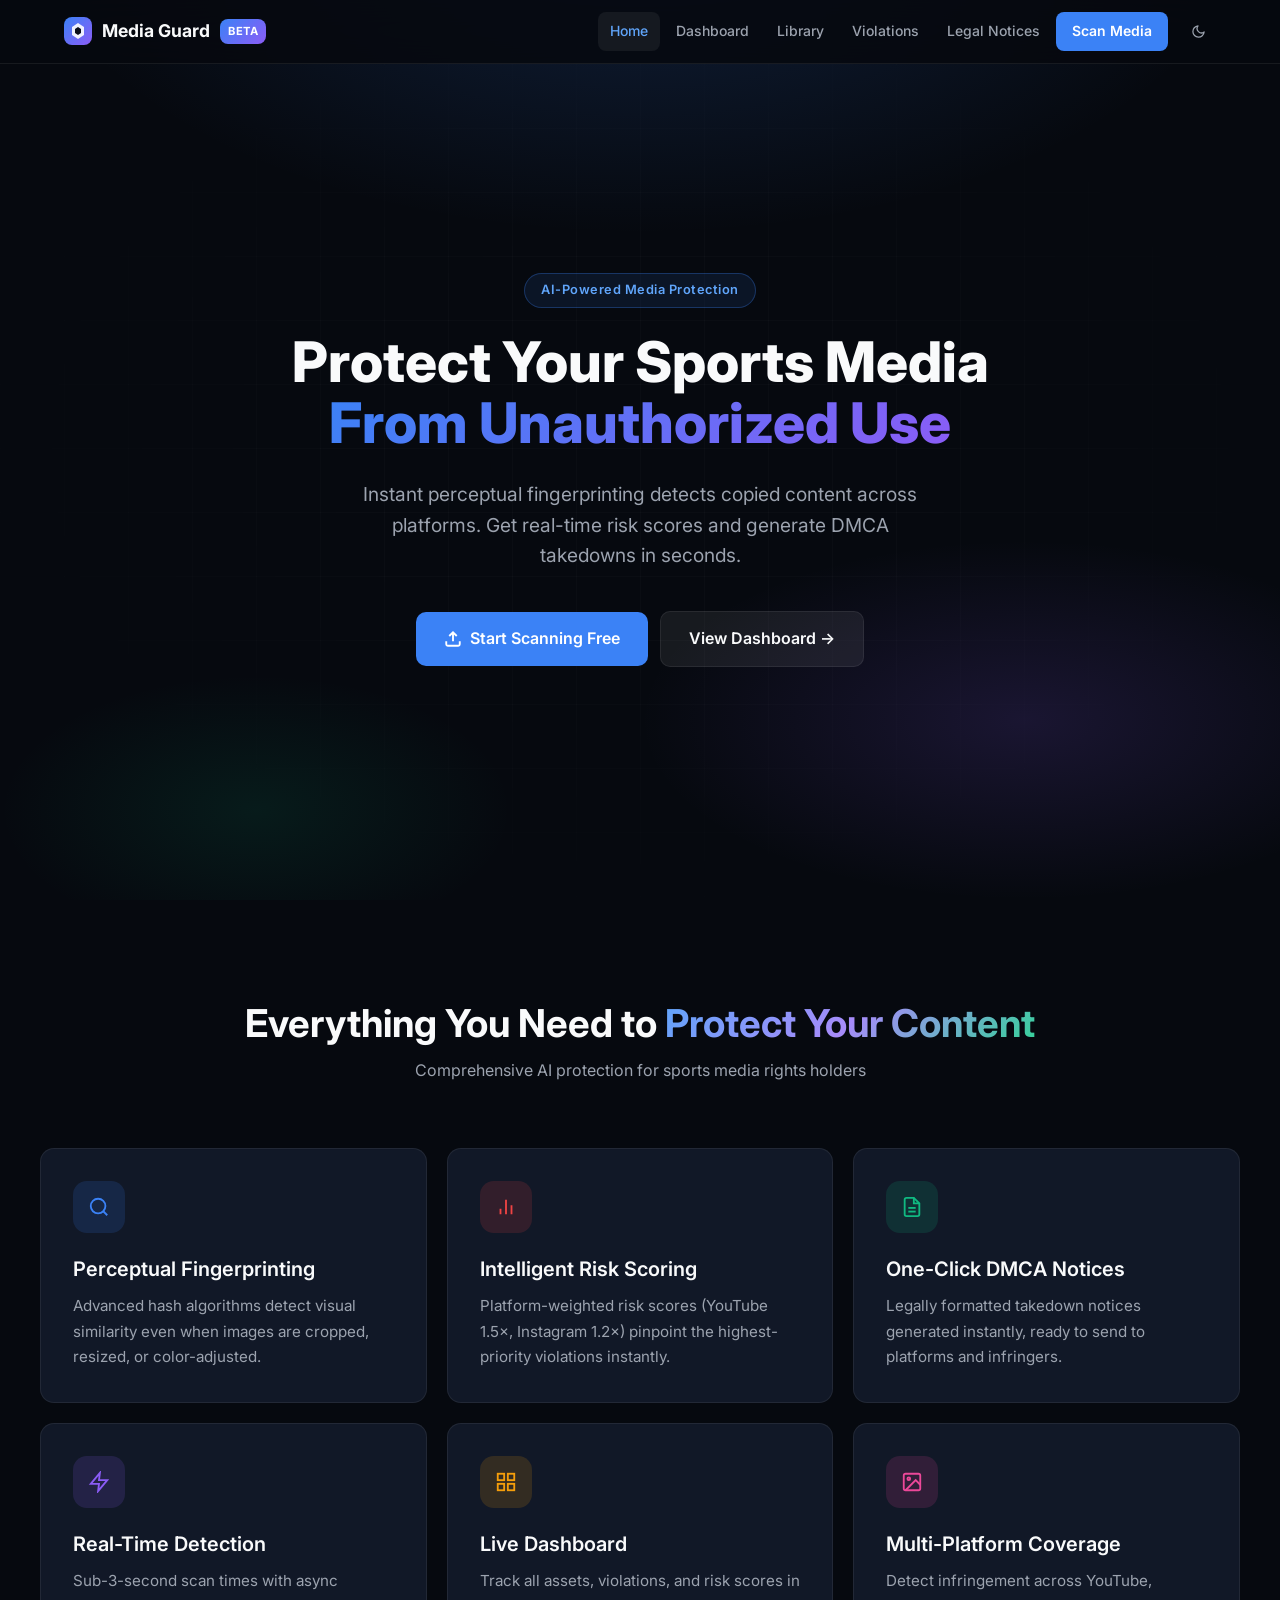
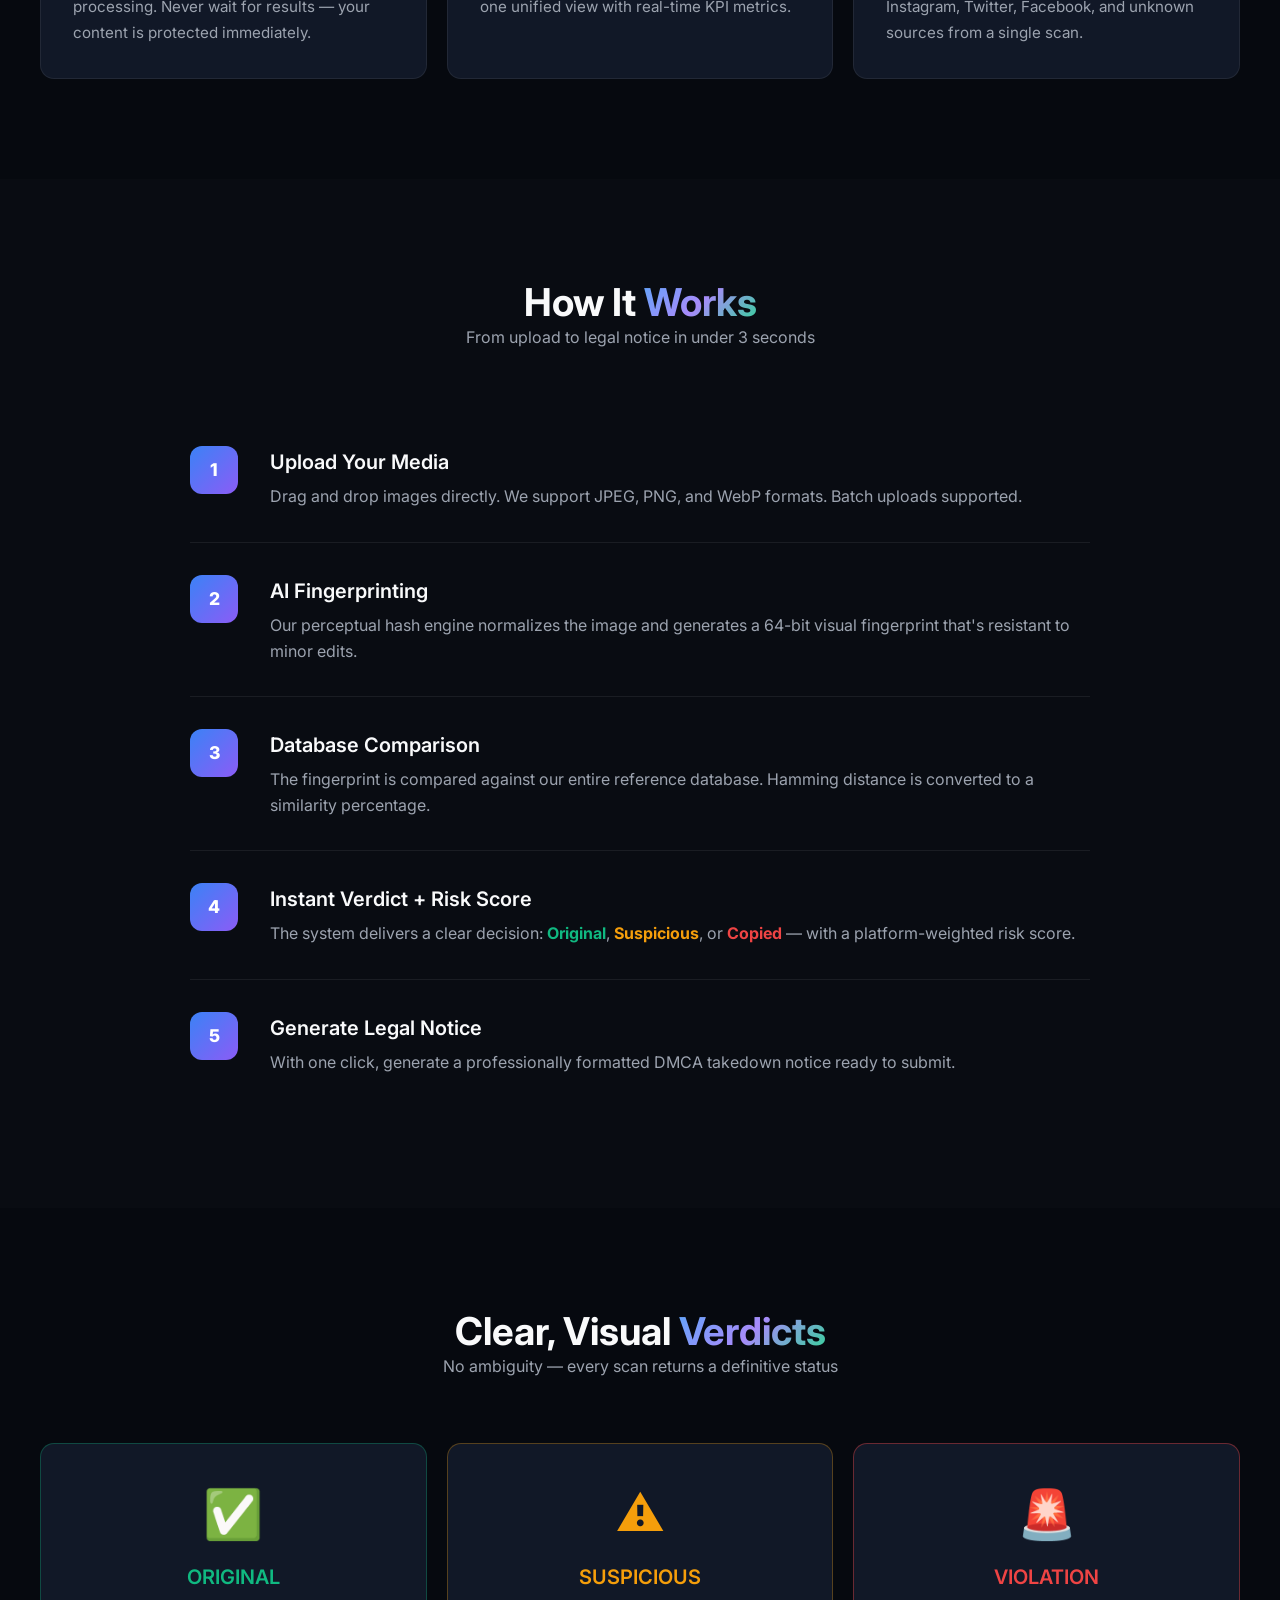
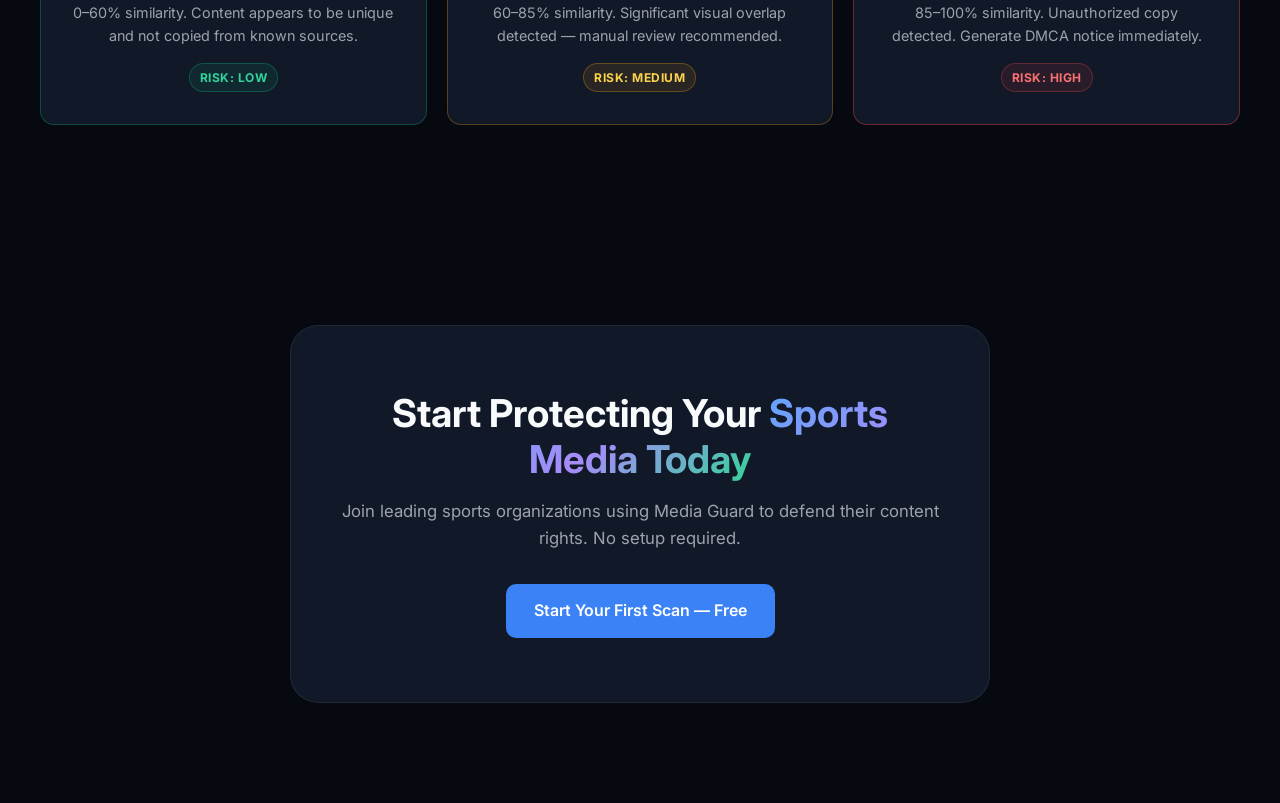
<file: frontend/index.html>
<!DOCTYPE html>
<html lang="en">
<head>
  <meta charset="UTF-8"/>
  <link rel="icon" href="favicon.svg" type="image/svg+xml"/>
  <meta name="viewport" content="width=device-width, initial-scale=1.0"/>
  <title>Media Guard — Digital Asset Protection for Sports Media</title>
  <meta name="description" content="AI-powered sports media protection platform. Detect unauthorized image and video usage, get instant risk scores, and generate legal DMCA takedown notices."/>
  <link rel="stylesheet" href="css/common.css"/>
  <link rel="stylesheet" href="css/animations.css"/>
  <style>
    /* ── Hero ────────────────────────────────────────── */
    .hero {
      min-height: 100vh;
      display: flex; align-items: center; justify-content: center;
      text-align: center;
      padding: 120px 24px 80px;
      position: relative; overflow: hidden;
    }

    .hero-bg {
      position: absolute; inset: 0;
      background:
        radial-gradient(ellipse 80% 60% at 50% -10%, rgba(59,130,246,0.2) 0%, transparent 60%),
        radial-gradient(ellipse 60% 40% at 80% 80%, rgba(139,92,246,0.15) 0%, transparent 50%),
        radial-gradient(ellipse 40% 30% at 20% 90%, rgba(16,185,129,0.1) 0%, transparent 50%);
      pointer-events: none;
    }

    /* Animated grid */
    .hero-grid {
      position: absolute; inset: 0; overflow: hidden; pointer-events: none;
      background-image:
        linear-gradient(rgba(255,255,255,0.02) 1px, transparent 1px),
        linear-gradient(90deg, rgba(255,255,255,0.02) 1px, transparent 1px);
      background-size: 64px 64px;
      mask-image: radial-gradient(ellipse at center, black 30%, transparent 80%);
    }

    .hero-content { position: relative; z-index: 1; max-width: 800px; }

    .hero-eyebrow {
      display: inline-flex; align-items: center; gap: 8px;
      background: rgba(59,130,246,0.1);
      border: 1px solid rgba(59,130,246,0.3);
      border-radius: 100px;
      padding: 6px 16px;
      font-size: 0.8rem;
      font-weight: 600;
      color: var(--blue-light);
      letter-spacing: 0.5px;
      margin-bottom: 24px;
      animation: fadeInUp 0.5s ease forwards;
    }

    .hero h1 {
      margin-bottom: 24px;
      animation: fadeInUp 0.5s 0.1s ease forwards; opacity: 0;
    }

    .hero p.lead {
      font-size: 1.2rem;
      max-width: 580px;
      margin: 0 auto 40px;
      animation: fadeInUp 0.5s 0.2s ease forwards; opacity: 0;
    }

    .hero-cta {
      display: flex; align-items: center; justify-content: center; gap: 12px;
      flex-wrap: wrap;
      animation: fadeInUp 0.5s 0.3s ease forwards; opacity: 0;
    }

    .hero-stats {
      display: flex; align-items: center; justify-content: center;
      gap: 40px; margin-top: 72px;
      animation: fadeInUp 0.5s 0.5s ease forwards; opacity: 0;
    }

    .hero-stat-item { text-align: center; }
    .hero-stat-value {
      font-size: 2rem; font-weight: 800;
      background: linear-gradient(135deg, var(--blue-light), #A78BFA);
      -webkit-background-clip: text; background-clip: text;
      -webkit-text-fill-color: transparent;
    }
    .hero-stat-label { font-size: 0.8rem; color: var(--text-muted); margin-top: 2px; }
    .hero-stat-divider { width: 1px; height: 40px; background: var(--border); }

    /* ── Features ────────────────────────────────────── */
    .features { padding: 100px 24px; }
    .features-inner { max-width: var(--max-width); margin: 0 auto; }

    .features-header { text-align: center; margin-bottom: 64px; }
    .features-header h2 { margin-bottom: 12px; }

    .features-grid {
      display: grid;
      grid-template-columns: repeat(auto-fit, minmax(300px, 1fr));
      gap: 20px;
    }

    .feature-card {
      background: var(--bg-card);
      border: 1px solid var(--border);
      border-radius: var(--radius);
      padding: 32px;
      transition: all 0.3s;
    }

    .feature-card:hover {
      border-color: var(--border-hover);
      transform: translateY(-4px);
      box-shadow: var(--shadow-lg);
    }

    .feature-icon {
      width: 52px; height: 52px;
      border-radius: 14px;
      display: flex; align-items: center; justify-content: center;
      font-size: 1.5rem;
      margin-bottom: 20px;
    }

    .feature-card h3 { margin-bottom: 8px; }
    .feature-card p { font-size: 0.95rem; line-height: 1.7; }

    /* ── How It Works ────────────────────────────────── */
    .how-it-works { padding: 100px 24px; background: rgba(255,255,255,0.01); }
    .how-inner { max-width: 900px; margin: 0 auto; }
    .how-header { text-align: center; margin-bottom: 64px; }

    .steps { display: flex; flex-direction: column; gap: 0; }

    .step {
      display: flex; gap: 32px; align-items: flex-start;
      padding: 32px 0;
      border-bottom: 1px solid var(--border);
    }
    .step:last-child { border-bottom: none; }

    .step-num {
      width: 48px; height: 48px; flex-shrink: 0;
      border-radius: 12px;
      background: linear-gradient(135deg, var(--blue), #8B5CF6);
      display: flex; align-items: center; justify-content: center;
      font-weight: 800; font-size: 1.1rem; color: white;
    }

    .step-content h3 { margin-bottom: 6px; }

    /* ── Status Demo ─────────────────────────────────── */
    .demo-section { padding: 100px 24px; }
    .demo-inner { max-width: var(--max-width); margin: 0 auto; }
    .demo-header { text-align: center; margin-bottom: 64px; }

    .demo-cards {
      display: grid;
      grid-template-columns: repeat(auto-fit, minmax(280px, 1fr));
      gap: 20px;
    }

    .demo-card {
      background: var(--bg-card);
      border: 1px solid var(--border);
      border-radius: var(--radius);
      padding: 32px;
      text-align: center;
      transition: all 0.3s;
    }

    .demo-status { font-size: 3rem; font-weight: 900; margin-bottom: 8px; }
    .demo-card p { font-size: 0.9rem; margin-top: 8px; }

    .demo-card.original { border-color: rgba(16,185,129,0.3); }
    .demo-card.suspicious { border-color: rgba(245,158,11,0.3); }
    .demo-card.copied { border-color: rgba(239,68,68,0.4); animation: pulse-red 3s infinite; }

    .demo-card.original:hover { box-shadow: 0 0 40px var(--green-glow); }
    .demo-card.suspicious:hover { box-shadow: 0 0 40px var(--yellow-glow); }
    .demo-card.copied:hover { box-shadow: 0 0 60px var(--red-glow); }

    /* ── CTA Section ─────────────────────────────────── */
    .cta-section {
      padding: 100px 24px;
      text-align: center;
    }

    .cta-inner {
      max-width: 700px; margin: 0 auto;
      background: var(--bg-card);
      border: 1px solid var(--border);
      border-radius: var(--radius-xl);
      padding: 64px 48px;
    }

    .cta-inner h2 { margin-bottom: 16px; }
    .cta-inner p { margin-bottom: 32px; font-size: 1.05rem; }


  </style>
  <script src="js/theme.js"></script>
</head>
<body>

<!-- Navigation -->
<nav class="nav">
  <div class="nav-inner">
    <a href="index.html" class="nav-logo">
      <svg viewBox="0 0 28 28" fill="none" xmlns="http://www.w3.org/2000/svg">
        <rect width="28" height="28" rx="8" fill="url(#logoGrad)"/>
        <path d="M14 6L8 10V18L14 22L20 18V10L14 6Z" fill="white" opacity="0.9"/>
        <path d="M14 10L11 12V16L14 18L17 16V12L14 10Z" fill="#0A0E1A"/>
        <defs>
          <linearGradient id="logoGrad" x1="0" y1="0" x2="28" y2="28" gradientUnits="userSpaceOnUse">
            <stop stop-color="#3B82F6"/>
            <stop offset="1" stop-color="#8B5CF6"/>
          </linearGradient>
        </defs>
      </svg>
      Media Guard
      <span class="logo-badge">BETA</span>
    </a>
    <ul class="nav-links">
      <li><a href="index.html" class="active">Home</a></li>
      <li><a href="dashboard.html">Dashboard</a></li>
      <li><a href="library.html">Library</a></li>
      <li><a href="violations.html">Violations</a></li>
      <li><a href="legal.html">Legal Notices</a></li>
      <li><a href="upload.html" class="nav-cta">Scan Media</a></li>
    </ul>
    <button class="theme-toggle" id="theme-toggle" aria-label="Toggle theme" title="Toggle theme"></button>
  </div>
</nav>

<!-- Hero Section -->
<section class="hero">
  <div class="hero-bg"></div>
  <div class="hero-grid"></div>
  <div class="hero-content">
    <span class="hero-eyebrow">AI-Powered Media Protection</span>
    <h1>
      Protect Your Sports Media<br/>
      <span class="hero-gradient">From Unauthorized Use</span>
    </h1>
    <p class="lead">
      Instant perceptual fingerprinting detects copied content across platforms.
      Get real-time risk scores and generate DMCA takedowns in seconds.
    </p>
    <div class="hero-cta">
      <a href="upload.html" class="btn btn-primary btn-lg" id="hero-cta-scan">
        <svg width="18" height="18" viewBox="0 0 24 24" fill="none" stroke="currentColor" stroke-width="2.5"><path d="M21 15v4a2 2 0 01-2 2H5a2 2 0 01-2-2v-4M17 8l-5-5-5 5M12 3v12"/></svg>
        Start Scanning Free
      </a>
      <a href="dashboard.html" class="btn btn-secondary btn-lg" id="hero-cta-dashboard">
        View Dashboard →
      </a>
    </div>

  </div>
</section>

<!-- Features -->
<section class="features">
  <div class="features-inner">
    <div class="features-header">
      <h2>Everything You Need to <span class="gradient-text">Protect Your Content</span></h2>
      <p>Comprehensive AI protection for sports media rights holders</p>
    </div>
    <div class="features-grid">
      <div class="feature-card fade-up fade-up-1" id="feature-fingerprint">
        <div class="feature-icon" style="background:rgba(59,130,246,0.15);">
          <svg width="22" height="22" viewBox="0 0 24 24" fill="none" stroke="#3B82F6" stroke-width="2"><circle cx="11" cy="11" r="8"/><path d="M21 21l-4.35-4.35"/></svg>
        </div>
        <h3>Perceptual Fingerprinting</h3>
        <p>Advanced hash algorithms detect visual similarity even when images are cropped, resized, or color-adjusted.</p>
      </div>
      <div class="feature-card fade-up fade-up-2" id="feature-risk">
        <div class="feature-icon" style="background:rgba(239,68,68,0.15);">
          <svg width="22" height="22" viewBox="0 0 24 24" fill="none" stroke="#EF4444" stroke-width="2"><path d="M18 20V10M12 20V4M6 20v-6"/></svg>
        </div>
        <h3>Intelligent Risk Scoring</h3>
        <p>Platform-weighted risk scores (YouTube 1.5×, Instagram 1.2×) pinpoint the highest-priority violations instantly.</p>
      </div>
      <div class="feature-card fade-up fade-up-3" id="feature-legal">
        <div class="feature-icon" style="background:rgba(16,185,129,0.15);">
          <svg width="22" height="22" viewBox="0 0 24 24" fill="none" stroke="#10B981" stroke-width="2"><path d="M14 2H6a2 2 0 00-2 2v16a2 2 0 002 2h12a2 2 0 002-2V8z"/><polyline points="14 2 14 8 20 8"/><line x1="16" y1="13" x2="8" y2="13"/><line x1="16" y1="17" x2="8" y2="17"/></svg>
        </div>
        <h3>One-Click DMCA Notices</h3>
        <p>Legally formatted takedown notices generated instantly, ready to send to platforms and infringers.</p>
      </div>
      <div class="feature-card fade-up fade-up-4" id="feature-realtime">
        <div class="feature-icon" style="background:rgba(139,92,246,0.15);">
          <svg width="22" height="22" viewBox="0 0 24 24" fill="none" stroke="#8B5CF6" stroke-width="2"><polygon points="13 2 3 14 12 14 11 22 21 10 12 10 13 2"/></svg>
        </div>
        <h3>Real-Time Detection</h3>
        <p>Sub-3-second scan times with async processing. Never wait for results — your content is protected immediately.</p>
      </div>
      <div class="feature-card fade-up fade-up-5" id="feature-dashboard">
        <div class="feature-icon" style="background:rgba(245,158,11,0.15);">
          <svg width="22" height="22" viewBox="0 0 24 24" fill="none" stroke="#F59E0B" stroke-width="2"><rect x="3" y="3" width="7" height="7"/><rect x="14" y="3" width="7" height="7"/><rect x="14" y="14" width="7" height="7"/><rect x="3" y="14" width="7" height="7"/></svg>
        </div>
        <h3>Live Dashboard</h3>
        <p>Track all assets, violations, and risk scores in one unified view with real-time KPI metrics.</p>
      </div>
      <div class="feature-card fade-up fade-up-6" id="feature-multi">
        <div class="feature-icon" style="background:rgba(236,72,153,0.15);">
          <svg width="22" height="22" viewBox="0 0 24 24" fill="none" stroke="#EC4899" stroke-width="2"><rect x="3" y="3" width="18" height="18" rx="2"/><circle cx="8.5" cy="8.5" r="1.5"/><polyline points="21 15 16 10 5 21"/></svg>
        </div>
        <h3>Multi-Platform Coverage</h3>
        <p>Detect infringement across YouTube, Instagram, Twitter, Facebook, and unknown sources from a single scan.</p>
      </div>
    </div>
  </div>
</section>

<!-- How It Works -->
<section class="how-it-works">
  <div class="how-inner">
    <div class="how-header">
      <h2>How It <span class="gradient-text">Works</span></h2>
      <p>From upload to legal notice in under 3 seconds</p>
    </div>
    <div class="steps">
      <div class="step">
        <div class="step-num">1</div>
        <div class="step-content">
          <h3>Upload Your Media</h3>
          <p>Drag and drop images directly. We support JPEG, PNG, and WebP formats. Batch uploads supported.</p>
        </div>
      </div>
      <div class="step">
        <div class="step-num">2</div>
        <div class="step-content">
          <h3>AI Fingerprinting</h3>
          <p>Our perceptual hash engine normalizes the image and generates a 64-bit visual fingerprint that's resistant to minor edits.</p>
        </div>
      </div>
      <div class="step">
        <div class="step-num">3</div>
        <div class="step-content">
          <h3>Database Comparison</h3>
          <p>The fingerprint is compared against our entire reference database. Hamming distance is converted to a similarity percentage.</p>
        </div>
      </div>
      <div class="step">
        <div class="step-num">4</div>
        <div class="step-content">
          <h3>Instant Verdict + Risk Score</h3>
          <p>The system delivers a clear decision: <strong style="color:var(--green)">Original</strong>, <strong style="color:var(--yellow)">Suspicious</strong>, or <strong style="color:var(--red)">Copied</strong> — with a platform-weighted risk score.</p>
        </div>
      </div>
      <div class="step">
        <div class="step-num">5</div>
        <div class="step-content">
          <h3>Generate Legal Notice</h3>
          <p>With one click, generate a professionally formatted DMCA takedown notice ready to submit.</p>
        </div>
      </div>
    </div>
  </div>
</section>

<!-- Status Demo -->
<section class="demo-section">
  <div class="demo-inner">
    <div class="demo-header">
      <h2>Clear, Visual <span class="gradient-text">Verdicts</span></h2>
      <p>No ambiguity — every scan returns a definitive status</p>
    </div>
    <div class="demo-cards">
      <div class="demo-card original" id="demo-original">
        <div class="demo-status" style="color:var(--green)">✅</div>
        <h3 style="color:var(--green)">ORIGINAL</h3>
        <p>0–60% similarity. Content appears to be unique and not copied from known sources.</p>
        <div class="mt-16">
          <span class="badge badge-original">Risk: Low</span>
        </div>
      </div>
      <div class="demo-card suspicious" id="demo-suspicious">
        <div class="demo-status" style="color:var(--yellow)">⚠️</div>
        <h3 style="color:var(--yellow)">SUSPICIOUS</h3>
        <p>60–85% similarity. Significant visual overlap detected — manual review recommended.</p>
        <div class="mt-16">
          <span class="badge badge-suspicious">Risk: Medium</span>
        </div>
      </div>
      <div class="demo-card copied" id="demo-copied">
        <div class="demo-status" style="color:var(--red)">🚨</div>
        <h3 style="color:var(--red)">VIOLATION</h3>
        <p>85–100% similarity. Unauthorized copy detected. Generate DMCA notice immediately.</p>
        <div class="mt-16">
          <span class="badge badge-copied">Risk: High</span>
        </div>
      </div>
    </div>
  </div>
</section>

<!-- CTA -->
<section class="cta-section">
  <div class="cta-inner">
    <h2>Start Protecting Your <span class="gradient-text">Sports Media Today</span></h2>
    <p>Join leading sports organizations using Media Guard to defend their content rights. No setup required.</p>
    <a href="upload.html" class="btn btn-primary btn-lg" id="cta-final">
      Start Your First Scan — Free
    </a>
  </div>
</section>



<script>
  // Intersection observer for fade-up animations
  const fadeCards = document.querySelectorAll('.feature-card');
  const obs = new IntersectionObserver((entries) => {
    entries.forEach(e => { if (e.isIntersecting) e.target.classList.add('visible'); });
  }, { threshold: 0.1 });
  fadeCards.forEach(c => obs.observe(c));
</script>
</body>
</html>
</file>
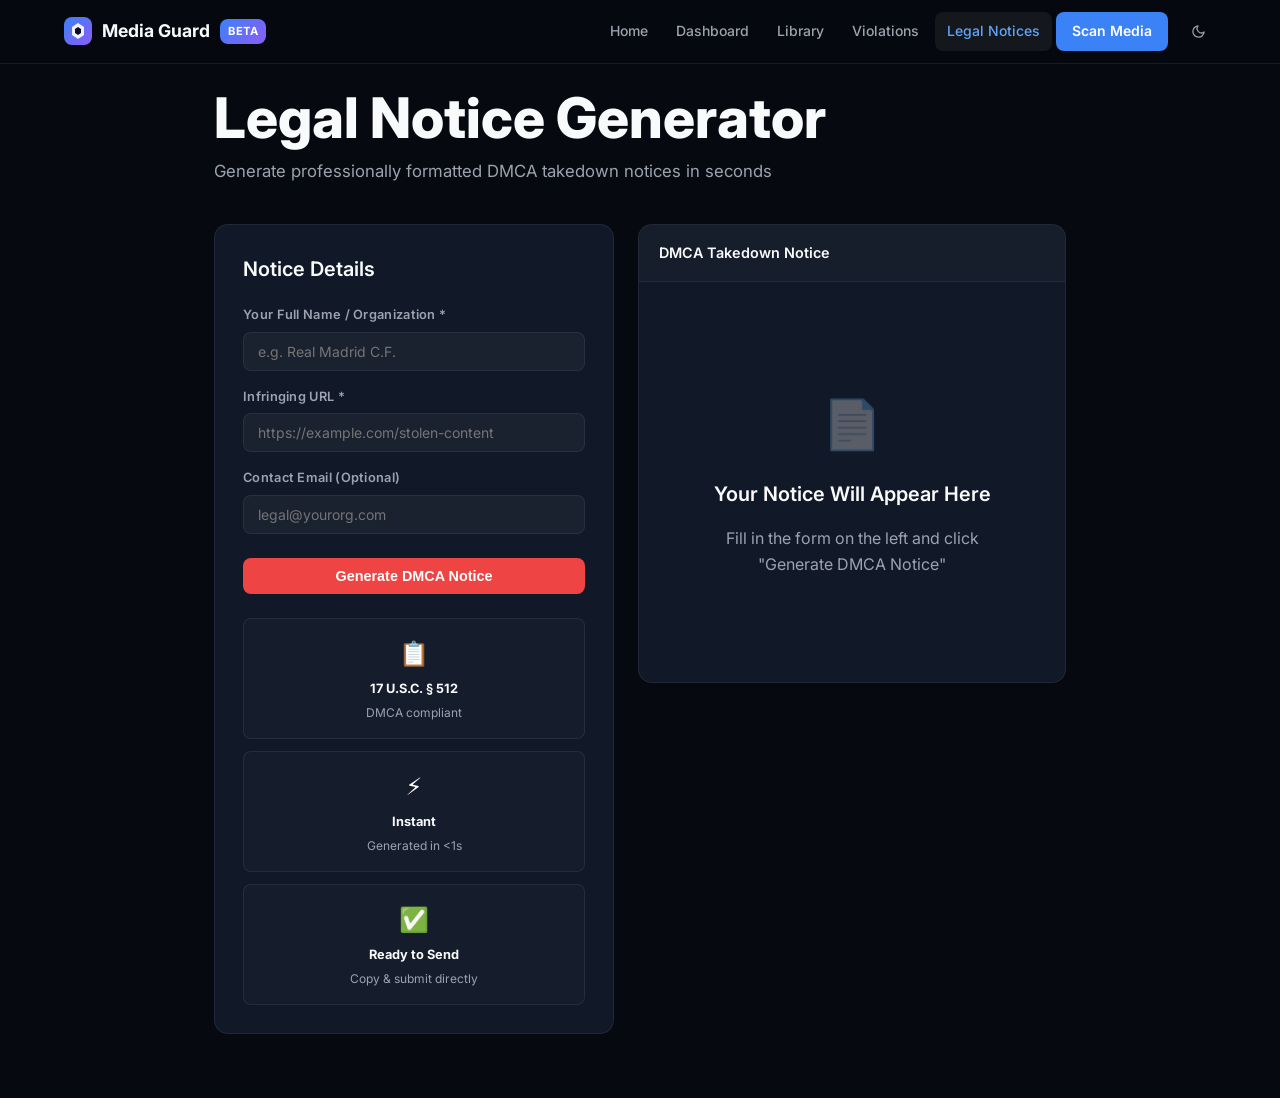
<file: frontend/legal.html>
<!DOCTYPE html>
<html lang="en">
<head>
  <meta charset="UTF-8"/>
  <link rel="icon" href="favicon.svg" type="image/svg+xml"/>
  <meta name="viewport" content="width=device-width, initial-scale=1.0"/>
  <title>Legal Notice Generator — Media Guard</title>
  <meta name="description" content="Generate professional DMCA takedown notices for unauthorized sports media usage with one click."/>
  <link rel="stylesheet" href="css/common.css"/>
  <link rel="stylesheet" href="css/animations.css"/>
  <style>
    .legal-layout {
      max-width: 900px; margin: 0 auto;
      padding: 88px 24px 64px;
    }

    .legal-grid {
      display: grid;
      grid-template-columns: 400px 1fr;
      gap: 24px;
      align-items: start;
    }

    @media (max-width: 768px) {
      .legal-grid { grid-template-columns: 1fr; }
    }

    /* ── Form Panel ──────────────────────────────────── */
    .form-panel {
      background: var(--bg-card);
      border: 1px solid var(--border);
      border-radius: var(--radius);
      padding: 28px;
      position: sticky; top: 80px;
    }

    .form-panel h3 { margin-bottom: 20px; }

    .form-group { margin-bottom: 16px; }

    .form-label {
      display: block; margin-bottom: 6px;
      font-size: 0.8rem; font-weight: 600;
      color: var(--text-secondary); letter-spacing: 0.3px;
    }

    .form-input {
      width: 100%;
      background: rgba(255,255,255,0.04);
      border: 1px solid var(--border);
      border-radius: var(--radius-sm);
      padding: 10px 14px;
      color: var(--text-primary);
      font-size: 0.875rem;
      font-family: inherit;
      transition: border-color 0.2s;
      outline: none;
    }
    .form-input:focus {
      border-color: var(--blue);
      box-shadow: 0 0 0 3px rgba(59,130,246,0.15);
    }

    /* Context banner (pre-filled from violations) */
    .context-banner {
      background: rgba(239,68,68,0.08);
      border: 1px solid rgba(239,68,68,0.25);
      border-radius: var(--radius-sm);
      padding: 12px 14px;
      margin-bottom: 16px;
      font-size: 0.8rem;
      color: var(--red-light);
    }
    .context-banner strong { display: block; margin-bottom: 2px; }

    /* ── Notice Output ────────────────────────────────── */
    .notice-panel {
      background: var(--bg-card);
      border: 1px solid var(--border);
      border-radius: var(--radius);
      overflow: hidden;
    }

    .notice-header {
      display: flex; align-items: center; justify-content: space-between;
      padding: 16px 20px;
      border-bottom: 1px solid var(--border);
      background: rgba(255,255,255,0.02);
    }

    .notice-header h4 { font-size: 0.9rem; }

    .notice-actions { display: flex; gap: 8px; }

    .notice-textarea {
      width: 100%;
      min-height: 540px;
      background: transparent;
      border: none;
      outline: none;
      padding: 20px;
      font-family: 'Courier New', 'Monaco', monospace;
      font-size: 0.8rem;
      line-height: 1.7;
      color: var(--text-secondary);
      resize: vertical;
      display: block;
    }

    /* Empty notice state */
    .notice-empty {
      min-height: 400px;
      display: flex; flex-direction: column;
      align-items: center; justify-content: center;
      gap: 16px;
      text-align: center;
      padding: 40px;
    }

    .notice-empty-icon { font-size: 3rem; opacity: 0.3; animation: float 3s ease-in-out infinite; }

    /* ── DMCA Info Cards ─────────────────────────────── */
    .dmca-info {
      margin-top: 24px;
      display: grid; grid-template-columns: repeat(auto-fit, minmax(180px, 1fr));
      gap: 12px;
    }

    .dmca-info-card {
      background: rgba(255,255,255,0.02);
      border: 1px solid var(--border);
      border-radius: var(--radius-sm);
      padding: 16px;
      text-align: center;
    }
    .dmca-info-card .icon { font-size: 1.5rem; margin-bottom: 6px; }
    .dmca-info-card h5 { font-size: 0.8rem; margin-bottom: 3px; }
    .dmca-info-card p  { font-size: 0.75rem; }

    /* ── Generating Animation ────────────────────────── */
    .generating-overlay {
      background: var(--bg-card);
      border: 1px solid var(--border);
      border-radius: var(--radius-sm);
      padding: 32px;
      text-align: center;
      min-height: 400px;
      display: none;
      align-items: center; justify-content: center;
      flex-direction: column; gap: 16px;
    }
    .generating-overlay.active { display: flex; }
  </style>
  <script src="js/theme.js"></script>
</head>
<body>

<!-- Nav -->
<nav class="nav">
  <div class="nav-inner">
    <a href="index.html" class="nav-logo">
      <svg viewBox="0 0 28 28" fill="none"><rect width="28" height="28" rx="8" fill="url(#lg6)"/><path d="M14 6L8 10V18L14 22L20 18V10L14 6Z" fill="white" opacity="0.9"/><path d="M14 10L11 12V16L14 18L17 16V12L14 10Z" fill="#0A0E1A"/><defs><linearGradient id="lg6" x1="0" y1="0" x2="28" y2="28" gradientUnits="userSpaceOnUse"><stop stop-color="#3B82F6"/><stop offset="1" stop-color="#8B5CF6"/></linearGradient></defs></svg>
      Media Guard <span class="logo-badge">BETA</span>
    </a>
    <ul class="nav-links">
      <li><a href="index.html">Home</a></li>
      <li><a href="dashboard.html">Dashboard</a></li>
      <li><a href="library.html">Library</a></li>
      <li><a href="violations.html">Violations</a></li>
      <li><a href="legal.html" class="active">Legal Notices</a></li>
      <li><a href="upload.html" class="nav-cta">Scan Media</a></li>
    </ul>
    <button class="theme-toggle" id="theme-toggle" aria-label="Toggle theme" title="Toggle theme"></button>
  </div>
</nav>

<div class="legal-layout">
  <div class="page-header">
    <h1>Legal Notice Generator</h1>
    <p>Generate professionally formatted DMCA takedown notices in seconds</p>
  </div>

  <div class="legal-grid">
    <!-- Form Panel -->
    <div class="form-panel">
      <h3>Notice Details</h3>

      <div id="context-banner" class="context-banner" style="display:none;">
        <strong id="ctx-filename">—</strong>
        <span id="ctx-stats"></span>
      </div>

      <div class="form-group">
        <label class="form-label" for="owner-name">Your Full Name / Organization *</label>
        <input type="text" class="form-input" id="owner-name" placeholder="e.g. Real Madrid C.F." required/>
      </div>

      <div class="form-group">
        <label class="form-label" for="infringing-url">Infringing URL *</label>
        <input type="url" class="form-input" id="infringing-url" placeholder="https://example.com/stolen-content" required/>
      </div>

      <div class="form-group">
        <label class="form-label" for="contact-email">Contact Email (Optional)</label>
        <input type="email" class="form-input" id="contact-email" placeholder="legal@yourorg.com"/>
      </div>

      <button class="btn btn-danger w-full" id="generate-btn" style="justify-content:center; margin-top:8px;">
        Generate DMCA Notice
      </button>

      <div class="dmca-info">
        <div class="dmca-info-card">
          <div class="icon">📋</div>
          <h5>17 U.S.C. § 512</h5>
          <p>DMCA compliant</p>
        </div>
        <div class="dmca-info-card">
          <div class="icon">⚡</div>
          <h5>Instant</h5>
          <p>Generated in &lt;1s</p>
        </div>
        <div class="dmca-info-card">
          <div class="icon">✅</div>
          <h5>Ready to Send</h5>
          <p>Copy & submit directly</p>
        </div>
      </div>
    </div>

    <!-- Notice Output Panel -->
    <div class="notice-panel">
      <div class="notice-header">
        <h4>DMCA Takedown Notice</h4>
        <div class="notice-actions" id="notice-actions" style="display:none;">
          <button class="btn btn-sm btn-secondary" id="copy-btn">Copy</button>
          <button class="btn btn-sm btn-success" id="download-btn">Download</button>
        </div>
      </div>

      <!-- Generating loader -->
      <div class="generating-overlay" id="generating-overlay">
        <div class="scanning-ring" style="width:48px; height:48px; border-width:3px;"></div>
        <p style="font-size:0.95rem; font-weight:600;">Generating Legal Notice<span class="dot-pulse"></span></p>
        <p style="font-size:0.8rem; color:var(--text-muted);">Formatting DMCA-compliant document</p>
      </div>

      <!-- Empty state -->
      <div class="notice-empty" id="notice-empty">
        <div class="notice-empty-icon">📄</div>
        <h3>Your Notice Will Appear Here</h3>
        <p>Fill in the form on the left and click<br/>"Generate DMCA Notice"</p>
      </div>

      <!-- Notice text area -->
      <textarea class="notice-textarea" id="notice-output" style="display:none;" readonly spellcheck="false"></textarea>
    </div>
  </div>
</div>

<div class="toast-container" id="toast-container"></div>

<script type="module">
import { generateLegal } from './js/api.js';

const toastCont = document.getElementById('toast-container');

function showToast(type, msg) {
  const t = document.createElement('div');
  t.className = `toast ${type}`;
  t.textContent = msg;
  toastCont.appendChild(t);
  setTimeout(() => t.remove(), 3500);
}

// ── Pre-fill from violations page context ───────────────────────────────────
const legalCtx = sessionStorage.getItem('legalContext');
if (legalCtx) {
  try {
    const ctx = JSON.parse(legalCtx);
    const banner = document.getElementById('context-banner');
    banner.style.display = 'block';
    document.getElementById('ctx-filename').textContent = `${ctx.filename || 'Asset'}`;
    document.getElementById('ctx-stats').textContent =
      `${ctx.similarity?.toFixed(1) || 0}% similarity · Risk: ${ctx.risk_score?.toFixed(0) || 0}/100`;

    if (ctx.source_url) {
      document.getElementById('infringing-url').value = ctx.source_url;
    }
  } catch {}
}

// ── Generate ────────────────────────────────────────────────────────────────
document.getElementById('generate-btn').addEventListener('click', async () => {
  const owner = document.getElementById('owner-name').value.trim();
  const url   = document.getElementById('infringing-url').value.trim();

  if (!owner || !url) {
    showToast('error', '⚠️ Please fill in owner name and infringing URL');
    return;
  }

  // Show loader
  document.getElementById('notice-empty').style.display = 'none';
  document.getElementById('notice-output').style.display = 'none';
  document.getElementById('notice-actions').style.display = 'none';
  document.getElementById('generating-overlay').classList.add('active');

  let assetId = null;
  if (legalCtx) {
    try { assetId = JSON.parse(legalCtx).asset_id; } catch {}
  }

  try {
    await new Promise(r => setTimeout(r, 800)); // UX: small artificial delay
    const res = await generateLegal({ ownerName: owner, infringingUrl: url, assetId });

    document.getElementById('generating-overlay').classList.remove('active');
    document.getElementById('notice-output').style.display = 'block';
    document.getElementById('notice-output').value = res.notice;
    document.getElementById('notice-actions').style.display = 'flex';

    showToast('success', '✅ DMCA notice generated successfully!');
  } catch (err) {
    document.getElementById('generating-overlay').classList.remove('active');
    document.getElementById('notice-empty').style.display = 'flex';
    showToast('error', 'Error: ' + err.message);
  }
});

// ── Copy ─────────────────────────────────────────────────────────────────────
document.getElementById('copy-btn').addEventListener('click', async () => {
  const text = document.getElementById('notice-output').value;
  if (!text) return;
  try {
    await navigator.clipboard.writeText(text);
    showToast('success', 'Copied to clipboard!');
  } catch {
    document.getElementById('notice-output').select();
    document.execCommand('copy');
    showToast('success', 'Copied!');
  }
});

// ── Download ─────────────────────────────────────────────────────────────────
document.getElementById('download-btn').addEventListener('click', () => {
  const text = document.getElementById('notice-output').value;
  if (!text) return;
  const blob = new Blob([text], { type: 'text/plain' });
  const a = document.createElement('a');
  a.href = URL.createObjectURL(blob);
  a.download = `DMCA_Notice_${Date.now()}.txt`;
  a.click();
  showToast('info', 'Notice downloaded!');
});
</script>
</body>
</html>
</file>
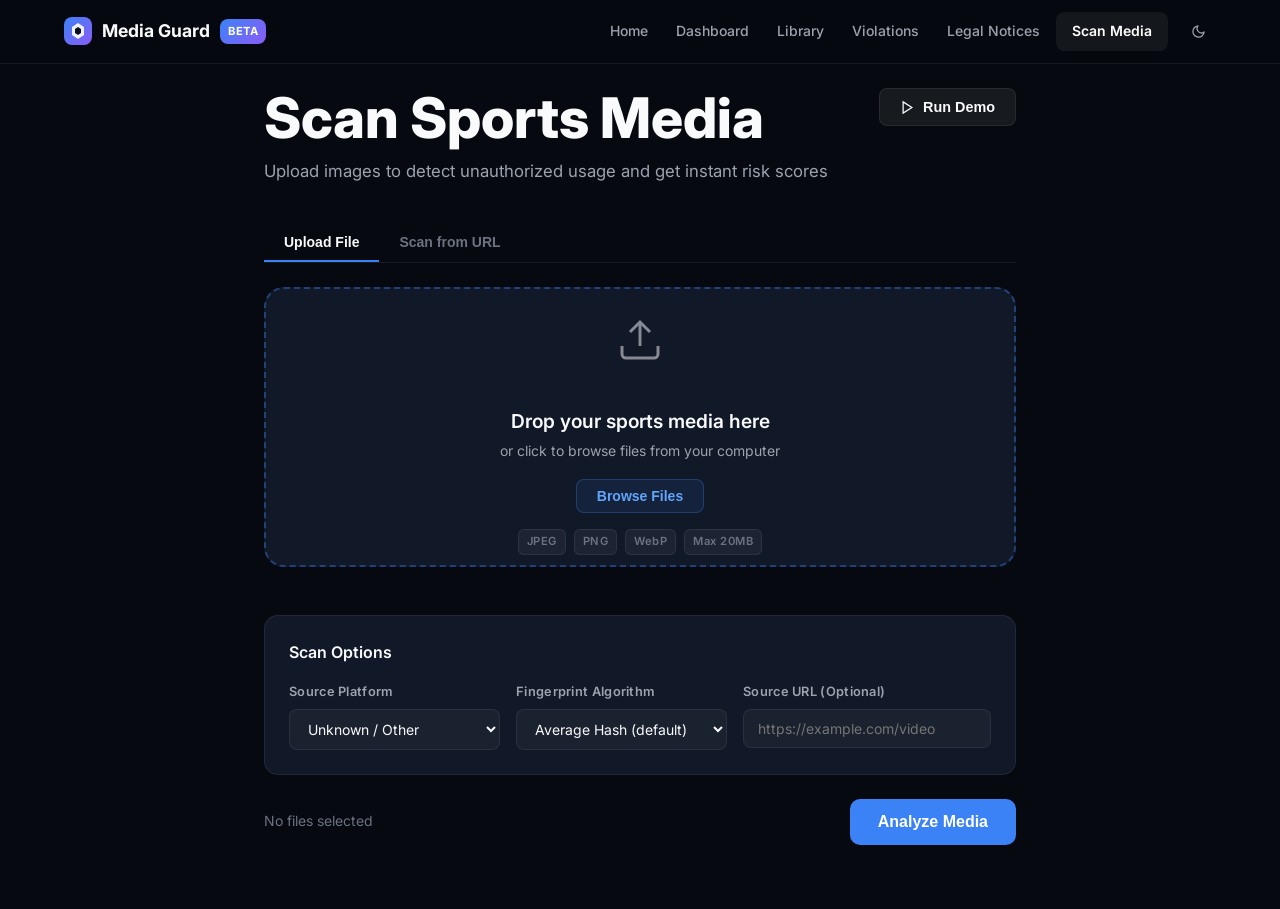
<file: frontend/upload.html>
<!DOCTYPE html>
<html lang="en">
<head>
  <meta charset="UTF-8"/>
  <link rel="icon" href="favicon.svg" type="image/svg+xml"/>
  <meta name="viewport" content="width=device-width, initial-scale=1.0"/>
  <title>Upload & Scan — Media Guard</title>
  <meta name="description" content="Upload sports media files for AI-powered copyright infringement detection and risk scoring."/>
  <link rel="stylesheet" href="css/common.css"/>
  <link rel="stylesheet" href="css/animations.css"/>
  <style>
    .upload-layout {
      max-width: 800px; margin: 0 auto;
      padding: 88px 24px 64px;
    }

    /* ── Drop Zone ───────────────────────────────────── */
    .drop-zone {
      position: relative;
      min-height: 280px;
      border-radius: var(--radius-lg);
      background: var(--bg-card);
      border: 2px dashed rgba(59,130,246,0.4);
      display: flex; flex-direction: column;
      align-items: center; justify-content: center;
      gap: 16px;
      cursor: pointer;
      transition: all 0.25s;
      overflow: hidden;
      margin-bottom: 24px;
    }

    .drop-zone:hover,
    .drop-zone.dragover {
      border-color: var(--blue);
      border-style: solid;
      background: rgba(59,130,246,0.05);
      box-shadow: 0 0 0 4px rgba(59,130,246,0.1), var(--shadow);
    }

    .drop-zone-icon {
      font-size: 3.5rem;
      animation: float 3s ease-in-out infinite;
    }

    .drop-zone-text { text-align: center; }
    .drop-zone-text h3 { margin-bottom: 4px; font-size: 1.2rem; }
    .drop-zone-text p  { font-size: 0.875rem; }

    .drop-zone-browse {
      background: rgba(59,130,246,0.1);
      border: 1px solid rgba(59,130,246,0.3);
      color: var(--blue-light);
      padding: 8px 20px;
      border-radius: var(--radius-sm);
      font-size: 0.875rem; font-weight: 600;
      cursor: pointer; transition: all 0.2s;
    }
    .drop-zone-browse:hover {
      background: rgba(59,130,246,0.2);
      border-color: var(--blue);
    }

    .drop-zone-formats {
      display: flex; gap: 8px; flex-wrap: wrap; justify-content: center;
    }

    .format-tag {
      background: rgba(255,255,255,0.05);
      border: 1px solid var(--border);
      border-radius: 6px;
      padding: 3px 8px;
      font-size: 0.7rem;
      color: var(--text-muted);
      font-weight: 600;
      letter-spacing: 0.5px;
    }

    #file-input { display: none; }

    /* ── Preview Grid ────────────────────────────────── */
    .preview-grid {
      display: grid;
      grid-template-columns: repeat(auto-fill, minmax(140px, 1fr));
      gap: 12px;
      margin-bottom: 24px;
    }

    .preview-item {
      position: relative;
      aspect-ratio: 1;
      border-radius: var(--radius-sm);
      overflow: hidden;
      border: 1px solid var(--border);
      animation: scaleIn 0.3s ease;
    }

    .preview-item img {
      width: 100%; height: 100%;
      object-fit: cover;
    }

    .preview-item .remove-btn {
      position: absolute; top: 6px; right: 6px;
      width: 24px; height: 24px;
      background: rgba(0,0,0,0.7);
      border: none; border-radius: 50%;
      cursor: pointer;
      display: flex; align-items: center; justify-content: center;
      font-size: 0.9rem;
      color: white;
      opacity: 0; transition: opacity 0.2s;
    }
    .preview-item:hover .remove-btn { opacity: 1; }

    .preview-item .preview-name {
      position: absolute; bottom: 0; left: 0; right: 0;
      background: rgba(0,0,0,0.7);
      font-size: 0.65rem; color: white;
      padding: 4px 6px;
      overflow: hidden; text-overflow: ellipsis; white-space: nowrap;
    }

    /* ── Options Panel ───────────────────────────────── */
    .options-panel {
      background: var(--bg-card);
      border: 1px solid var(--border);
      border-radius: var(--radius);
      padding: 24px;
      margin-bottom: 24px;
    }

    .options-grid { display: grid; grid-template-columns: 1fr 1fr; gap: 16px; }

    .form-group { display: flex; flex-direction: column; gap: 6px; }
    .form-label {
      font-size: 0.8rem; font-weight: 600;
      color: var(--text-secondary);
      letter-spacing: 0.3px;
    }
    .form-input {
      background: rgba(255,255,255,0.04);
      border: 1px solid var(--border);
      border-radius: var(--radius-sm);
      padding: 10px 14px;
      color: var(--text-primary);
      font-size: 0.875rem;
      font-family: inherit;
      transition: border-color 0.2s;
      outline: none;
    }
    .form-input:focus {
      border-color: var(--blue);
      box-shadow: 0 0 0 3px rgba(59,130,246,0.15);
    }

    select.form-input option {
      background: var(--bg-secondary);
    }

    /* ── Submit Area ─────────────────────────────────── */
    .submit-area {
      display: flex; align-items: center; justify-content: space-between;
      gap: 16px; flex-wrap: wrap;
    }

    .file-count {
      font-size: 0.875rem;
      color: var(--text-muted);
    }
    .file-count strong { color: var(--text-primary); }

    /* ── Progress ────────────────────────────────────── */
    .upload-progress {
      background: var(--bg-card);
      border: 1px solid var(--border);
      border-radius: var(--radius);
      padding: 20px;
      margin-bottom: 24px;
      display: none;
    }

    .upload-progress.visible { display: block; }

    .progress-label {
      display: flex; justify-content: space-between;
      margin-bottom: 8px;
      font-size: 0.875rem;
    }

    /* ── Scan Overlay ────────────────────────────────── */
    #scan-overlay {
      position: fixed; inset: 0;
      background: rgba(6,9,15,0.95);
      backdrop-filter: blur(16px);
      z-index: 200;
      display: none;
      flex-direction: column;
      align-items: center; justify-content: center;
      gap: 32px;
    }

    #scan-overlay.active { display: flex; }

    .overlay-card {
      background: var(--bg-card);
      border: 1px solid var(--border);
      border-radius: var(--radius-xl);
      padding: 48px 56px;
      text-align: center;
      max-width: 480px;
      width: 100%;
      position: relative;
      overflow: hidden;
    }

    .scan-image-preview {
      width: 120px; height: 120px;
      border-radius: var(--radius);
      object-fit: cover;
      margin: 0 auto 24px;
      display: block;
      border: 2px solid var(--border);
    }

    .scanning-ring {
      width: 64px; height: 64px;
      border: 4px solid rgba(59,130,246,0.15);
      border-top-color: var(--blue);
      border-right-color: #8B5CF6;
      border-radius: 50%;
      animation: spin 0.7s linear infinite;
      margin: 0 auto 20px;
    }

    .overlay-steps {
      display: flex; flex-direction: column; gap: 10px;
      text-align: left;
      width: 100%;
    }

    .overlay-step {
      display: flex; align-items: center; gap: 10px;
      font-size: 0.875rem; color: var(--text-muted);
      transition: color 0.3s;
    }

    .overlay-step.active { color: var(--text-primary); }
    .overlay-step.done   { color: var(--green); }

    .step-dot {
      width: 8px; height: 8px; border-radius: 50%;
      background: var(--border);
      flex-shrink: 0;
      transition: background 0.3s;
    }
    .overlay-step.active .step-dot { background: var(--blue); box-shadow: 0 0 6px var(--blue); }
    .overlay-step.done  .step-dot  { background: var(--green); }
  </style>
  <script src="js/theme.js"></script>
  <script src="js/toast.js"></script>
</head>
<body>

<!-- Nav -->
<nav class="nav">
  <div class="nav-inner">
    <a href="index.html" class="nav-logo">
      <svg viewBox="0 0 28 28" fill="none"><rect width="28" height="28" rx="8" fill="url(#lg2)"/><path d="M14 6L8 10V18L14 22L20 18V10L14 6Z" fill="white" opacity="0.9"/><path d="M14 10L11 12V16L14 18L17 16V12L14 10Z" fill="#0A0E1A"/><defs><linearGradient id="lg2" x1="0" y1="0" x2="28" y2="28" gradientUnits="userSpaceOnUse"><stop stop-color="#3B82F6"/><stop offset="1" stop-color="#8B5CF6"/></linearGradient></defs></svg>
      Media Guard <span class="logo-badge">BETA</span>
    </a>
    <ul class="nav-links">
      <li><a href="index.html">Home</a></li>
      <li><a href="dashboard.html">Dashboard</a></li>
      <li><a href="library.html">Library</a></li>
      <li><a href="violations.html">Violations</a></li>
      <li><a href="legal.html">Legal Notices</a></li>
      <li><a href="upload.html" class="nav-cta active">Scan Media</a></li>
    </ul>
    <button class="theme-toggle" id="theme-toggle" aria-label="Toggle theme" title="Toggle theme"></button>
  </div>
</nav>

<div class="upload-layout">
  <div class="page-header" style="display:flex; align-items:flex-start; justify-content:space-between; flex-wrap:wrap; gap:12px;">
    <div>
      <h1>Scan Sports Media</h1>
      <p>Upload images to detect unauthorized usage and get instant risk scores</p>
    </div>
    <button class="btn btn-secondary" id="demo-btn" title="Auto-run a demo scan for presentations">
      <svg width="15" height="15" viewBox="0 0 24 24" fill="none" stroke="currentColor" stroke-width="2"><polygon points="5 3 19 12 5 21 5 3"/></svg>
      Run Demo
    </button>
  </div>

  <!-- Mode Tabs -->
  <div style="display:flex; border-bottom:1px solid var(--border); margin-bottom:24px; gap:0;">
    <button class="tab-btn active" id="tab-file" data-tab="file"
      style="padding:10px 20px; background:none; border:none; border-bottom:2px solid transparent; cursor:pointer; font-size:0.875rem; font-weight:600; color:var(--text-muted); transition:all 0.2s;">
      Upload File
    </button>
    <button class="tab-btn" id="tab-url" data-tab="url"
      style="padding:10px 20px; background:none; border:none; border-bottom:2px solid transparent; cursor:pointer; font-size:0.875rem; font-weight:600; color:var(--text-muted); transition:all 0.2s;">
      Scan from URL
    </button>
  </div>

  <!-- Drop Zone -->
  <div class="drop-zone drop-zone-animated" id="drop-zone">
    <div class="scan-line" id="drop-scan-line" style="display:none;"></div>
    <div class="drop-zone-icon">
      <svg width="48" height="48" viewBox="0 0 24 24" fill="none" stroke="currentColor" stroke-width="1.5" style="opacity:0.5;"><path d="M21 15v4a2 2 0 01-2 2H5a2 2 0 01-2-2v-4"/><polyline points="17 8 12 3 7 8"/><line x1="12" y1="3" x2="12" y2="15"/></svg>
    </div>
    <div class="drop-zone-text">
      <h3>Drop your sports media here</h3>
      <p>or click to browse files from your computer</p>
    </div>
    <button class="drop-zone-browse" id="browse-btn">Browse Files</button>
    <div class="drop-zone-formats">
      <span class="format-tag">JPEG</span>
      <span class="format-tag">PNG</span>
      <span class="format-tag">WebP</span>
      <span class="format-tag">Max 20MB</span>
    </div>
    <input type="file" id="file-input" multiple accept="image/jpeg,image/png,image/webp"/>
  </div>

  <!-- Preview Grid -->
  <div class="preview-grid" id="preview-grid"></div>

  <!-- Upload Progress -->
  <div class="upload-progress" id="upload-progress">
    <div class="progress-label">
      <span id="progress-text">Uploading…</span>
      <span id="progress-pct">0%</span>
    </div>
    <div class="progress-bar">
      <div class="progress-fill" id="progress-fill" style="width:0%;background:var(--blue);"></div>
    </div>
  </div>

  <!-- URL Scanner Tab Panel -->
  <div id="url-panel" style="display:none; margin-bottom:24px;">
    <div class="options-panel">
      <h4 style="margin-bottom:12px;">Scan Image from URL</h4>
      <p style="font-size:0.875rem; margin-bottom:16px;">Paste a direct link to a public image — the system will fetch and analyze it.</p>
      <div class="form-group">
        <label class="form-label" for="image-url-input">Image URL</label>
        <input type="url" class="form-input" id="image-url-input"
          placeholder="https://example.com/sports-photo.jpg"
          style="width:100%;"/>
      </div>
    </div>
    <div class="submit-area">
      <div class="file-count" id="url-count">Enter an image URL above</div>
      <button class="btn btn-primary btn-lg" id="scan-url-btn" disabled>Analyze URL</button>
    </div>
  </div>

  <!-- Options -->
  <div class="options-panel" id="options-panel">
    <h4 style="margin-bottom:16px;">Scan Options</h4>
    <div style="display:grid; grid-template-columns:1fr 1fr 1fr; gap:16px;">
      <div class="form-group">
        <label class="form-label" for="platform-select">Source Platform</label>
        <select class="form-input" id="platform-select">
          <option value="Unknown">Unknown / Other</option>
          <option value="YouTube">YouTube (1.5× risk)</option>
          <option value="Instagram">Instagram (1.2× risk)</option>
          <option value="Twitter">Twitter (1.1× risk)</option>
          <option value="Facebook">Facebook (1.1× risk)</option>
        </select>
      </div>
      <div class="form-group">
        <label class="form-label" for="algo-select">Fingerprint Algorithm</label>
        <select class="form-input" id="algo-select">
          <option value="average">Average Hash (default)</option>
          <option value="difference">Difference Hash</option>
          <option value="color">Color Hash</option>
        </select>
      </div>
      <div class="form-group">
        <label class="form-label" for="source-url">Source URL (Optional)</label>
        <input type="url" class="form-input" id="source-url" placeholder="https://example.com/video"/>
      </div>
    </div>
  </div>

  <!-- Submit -->
  <div class="submit-area">
    <div class="file-count" id="file-count">No files selected</div>
    <button class="btn btn-primary btn-lg" id="scan-btn" disabled>
      Analyze Media
    </button>
  </div>
</div>

<!-- Scanning Overlay -->
<div id="scan-overlay">
  <div class="overlay-card">
    <div class="scan-line"></div>
    <div class="scanning-ring"></div>
    <h3 style="margin-bottom:4px;" id="overlay-title">Analyzing Media<span class="dot-pulse"></span></h3>
    <p style="font-size:0.875rem; margin-bottom:24px;" id="overlay-file">Processing your file</p>
    <div class="overlay-steps" id="overlay-steps">
      <div class="overlay-step" id="step-normalize">
        <div class="step-dot"></div> Normalizing image format
      </div>
      <div class="overlay-step" id="step-hash">
        <div class="step-dot"></div> Generating perceptual fingerprint
      </div>
      <div class="overlay-step" id="step-clip">
        <div class="step-dot"></div> Running CLIP semantic analysis
      </div>
      <div class="overlay-step" id="step-dino">
        <div class="step-dot"></div> DINOv2 visual structure check
      </div>
      <div class="overlay-step" id="step-compare">
        <div class="step-dot"></div> Comparing against reference database
      </div>
      <div class="overlay-step" id="step-classify">
        <div class="step-dot"></div> Scoring & classifying risk
      </div>
      <div class="overlay-step" id="step-result">
        <div class="step-dot"></div> Generating final verdict
      </div>
    </div>
  </div>
</div>

<!-- Toast -->
<div class="toast-container" id="toast-container"></div>

<script type="module">
  import { uploadAsset, scanUrl, API_BASE } from './js/api.js';

  const dropZone   = document.getElementById('drop-zone');
  const fileInput  = document.getElementById('file-input');
  const browseBtn  = document.getElementById('browse-btn');
  const previewGrid= document.getElementById('preview-grid');
  const scanBtn    = document.getElementById('scan-btn');
  const fileCountEl= document.getElementById('file-count');
  const overlay    = document.getElementById('scan-overlay');
  const dropScanLine = document.getElementById('drop-scan-line');

  // Progress elements
  const uploadProgress = document.getElementById('upload-progress');
  const progressFill   = document.getElementById('progress-fill');
  const progressText   = document.getElementById('progress-text');
  const progressPct    = document.getElementById('progress-pct');

  let selectedFiles = [];

  // ── Drop Zone ──────────────────────────────────────────
  browseBtn.addEventListener('click', () => fileInput.click());
  dropZone.addEventListener('click', (e) => { if (e.target !== browseBtn) fileInput.click(); });

  dropZone.addEventListener('dragover', (e) => {
    e.preventDefault(); e.stopPropagation();
    dropZone.classList.add('dragover');
    dropScanLine.style.display = 'block';
  });
  dropZone.addEventListener('dragleave', () => {
    dropZone.classList.remove('dragover');
    dropScanLine.style.display = 'none';
  });
  dropZone.addEventListener('drop', (e) => {
    e.preventDefault(); e.stopPropagation();
    dropZone.classList.remove('dragover');
    dropScanLine.style.display = 'none';
    addFiles([...e.dataTransfer.files]);
  });
  fileInput.addEventListener('change', () => addFiles([...fileInput.files]));

  function addFiles(files) {
    const valid = files.filter(f => f.type.startsWith('image/') && f.size <= 20 * 1024 * 1024);
    const oversized = files.length - valid.length;
    if (oversized > 0) showToast(`${oversized} file(s) skipped (>20MB or non-image)`, 'warning');
    selectedFiles = [...selectedFiles, ...valid];
    renderPreviews();
  }

  function renderPreviews() {
    previewGrid.innerHTML = '';
    selectedFiles.forEach((file, i) => {
      const url = URL.createObjectURL(file);
      const item = document.createElement('div');
      item.className = 'preview-item';
      item.innerHTML = `
        <img src="${url}" alt="${file.name}"/>
        <button class="remove-btn" data-idx="${i}" title="Remove">✕</button>
        <div class="preview-name">${file.name}</div>
      `;
      previewGrid.appendChild(item);
    });
    previewGrid.querySelectorAll('.remove-btn').forEach(btn => {
      btn.addEventListener('click', (e) => {
        e.stopPropagation();
        selectedFiles.splice(+btn.dataset.idx, 1);
        renderPreviews();
      });
    });
    const n = selectedFiles.length;
    fileCountEl.innerHTML = n === 0
      ? 'No files selected'
      : `<strong>${n}</strong> file${n > 1 ? 's' : ''} ready to scan`;
    scanBtn.disabled = n === 0;
  }

  // ── Multi-stage Step Animation ────────────────────────────
  const STEPS = ['step-normalize','step-hash','step-clip','step-dino','step-compare','step-classify','step-result'];
  const STEP_MS = [350, 400, 900, 700, 400, 350, 300]; // realistic timing per stage

  function setStep(idx) {
    STEPS.forEach((id, i) => {
      const el = document.getElementById(id);
      if (!el) return;
      el.classList.remove('active', 'done');
      if (i < idx) el.classList.add('done');
      else if (i === idx) el.classList.add('active');
    });
  }

  async function animateSteps(uploadPromise) {
    // Run steps concurrently with upload — steps complete together
    let stepIdx = 0;
    const advance = async () => {
      for (stepIdx = 0; stepIdx < STEPS.length; stepIdx++) {
        setStep(stepIdx);
        await new Promise(r => setTimeout(r, STEP_MS[stepIdx]));
      }
    };
    const [result] = await Promise.all([uploadPromise, advance()]);
    setStep(STEPS.length); // mark all done
    return result;
  }

  // Overall batch progress bar
  function setBatchProgress(done, total) {
    const pct = Math.round((done / total) * 100);
    progressFill.style.width = pct + '%';
    progressFill.style.background = pct === 100 ? 'var(--green)' : 'var(--blue)';
    progressText.textContent = `Scanning file ${done} of ${total}`;
    progressPct.textContent  = pct + '%';
    uploadProgress.classList.add('visible');
  }

  // ── Batch File Scan ──────────────────────────────────────
  scanBtn.addEventListener('click', async () => {
    if (!selectedFiles.length) return;
    const platform  = document.getElementById('platform-select').value;
    const sourceUrl = document.getElementById('source-url').value;
    const algorithm = document.getElementById('algo-select').value;

    scanBtn.disabled = true;
    const results = [];
    const total   = selectedFiles.length;

    for (let i = 0; i < total; i++) {
      const file = selectedFiles[i];
      setBatchProgress(i + 1, total);

      overlay.classList.add('active');
      document.getElementById('overlay-title').innerHTML =
        `Analyzing ${total > 1 ? `(${i+1}/${total}) ` : ''}Media<span class="dot-pulse"></span>`;
      document.getElementById('overlay-file').textContent = file.name;

      STEPS.forEach(id => {
        const el = document.getElementById(id);
        if (el) el.classList.remove('active', 'done');
      });

      try {
        const result = await animateSteps(uploadAsset(file, sourceUrl, platform, algorithm));
        results.push({
          ...result,
          fileName: file.name,
          previewUrl: URL.createObjectURL(file),
        });
      } catch (err) {
        showToast(`Failed: ${file.name} — ${err.message}`, 'error');
      }
    }

    overlay.classList.remove('active');
    uploadProgress.classList.remove('visible');
    scanBtn.disabled = false;

    if (!results.length) {
      showToast('All scans failed. Check connection.', 'error');
      return;
    }

    // Show summary toast for batch
    if (total > 1) {
      const violations = results.filter(r => r.status === 'Copied').length;
      showToast(
        `Scanned ${results.length} image${results.length > 1 ? 's' : ''}. ${violations} violation${violations !== 1 ? 's' : ''} detected.`,
        violations > 0 ? 'error' : 'success'
      );
      // Short delay so user can read the toast before redirect
      await new Promise(r => setTimeout(r, 1500));
    }

    // Store all results, redirect with first (or highest-risk)
    const sorted = [...results].sort((a,b) => (b.risk_score||0) - (a.risk_score||0));
    sessionStorage.setItem('scanResult', JSON.stringify(sorted[0]));
    sessionStorage.setItem('scanBatch',  JSON.stringify(results));
    window.location.href = 'results.html';
  });

  // ── Tab Switcher ─────────────────────────────────────────
  const urlPanel = document.getElementById('url-panel');

  document.querySelectorAll('.tab-btn').forEach(btn => {
    btn.addEventListener('click', () => {
      const tab = btn.dataset.tab;
      document.querySelectorAll('.tab-btn').forEach(b => {
        b.classList.remove('active');
        b.style.borderBottomColor = 'transparent';
        b.style.color = 'var(--text-muted)';
      });
      btn.classList.add('active');
      btn.style.borderBottomColor = 'var(--blue)';
      btn.style.color = 'var(--text-primary)';

      if (tab === 'url') {
        document.getElementById('drop-zone').style.display = 'none';
        document.getElementById('preview-grid').style.display = 'none';
        document.getElementById('upload-progress').style.display = 'none';
        document.querySelector('.submit-area:not(#url-panel .submit-area)').style.display = 'none';
        urlPanel.style.display = 'block';
      } else {
        document.getElementById('drop-zone').style.display = '';
        document.getElementById('preview-grid').style.display = '';
        document.querySelector('.submit-area:not(#url-panel .submit-area)').style.display = '';
        urlPanel.style.display = 'none';
      }
    });
  });
  document.getElementById('tab-file').style.borderBottomColor = 'var(--blue)';
  document.getElementById('tab-file').style.color = 'var(--text-primary)';

  // ── URL Scanner ──────────────────────────────────────────
  const urlInput   = document.getElementById('image-url-input');
  const scanUrlBtn = document.getElementById('scan-url-btn');
  const urlCount   = document.getElementById('url-count');

  urlInput.addEventListener('input', () => {
    const v = urlInput.value.trim();
    const valid = v.startsWith('http') && v.length > 12;
    scanUrlBtn.disabled = !valid;
    urlCount.textContent = valid ? '✓ URL ready to scan' : 'Enter a direct image URL';
  });

  scanUrlBtn.addEventListener('click', async () => {
    const imgUrl    = urlInput.value.trim();
    const platform  = document.getElementById('platform-select').value;
    const algorithm = document.getElementById('algo-select').value;
    if (!imgUrl) return;

    scanUrlBtn.disabled = true;
    overlay.classList.add('active');
    document.getElementById('overlay-title').innerHTML = 'Scanning URL<span class="dot-pulse"></span>';
    document.getElementById('overlay-file').textContent = imgUrl.slice(0, 72);
    STEPS.forEach(id => { const el=document.getElementById(id); if(el) el.classList.remove('active','done'); });

    try {
      const fd = new FormData();
      fd.append('image_url', imgUrl);
      fd.append('platform', platform);
      fd.append('algorithm', algorithm);
      const result = await animateSteps(
        fetch(API_BASE + '/upload-url', { method:'POST', body:fd })
          .then(r => { if(!r.ok) throw new Error(`HTTP ${r.status}`); return r.json(); })
      );
      overlay.classList.remove('active');
      sessionStorage.setItem('scanResult', JSON.stringify({
        ...result,
        fileName: result.filename || imgUrl.split('/').pop(),
        previewUrl: `${API_BASE}/asset-image/${result.asset_id}`,
      }));
      window.location.href = 'results.html';
    } catch (err) {
      overlay.classList.remove('active');
      scanUrlBtn.disabled = false;
      showToast('URL scan failed: ' + err.message, 'error');
    }
  });

  // ── Demo Mode ─────────────────────────────────────────────
  document.getElementById('demo-btn').addEventListener('click', async () => {
    showToast('Loading demo image…', 'info');
    try {
      const assets = await fetch(API_BASE + '/assets/reference').then(r => r.json());
      if (!assets.length) { showToast('No reference assets found for demo.', 'error'); return; }
      const ref = assets[Math.floor(Math.random() * assets.length)];
      const imgBlob = await fetch(`${API_BASE}/asset-image/${ref.id}`).then(r => r.blob());
      const demoFile = new File([imgBlob], `demo_${ref.filename}`, { type: imgBlob.type || 'image/jpeg' });
      document.getElementById('platform-select').value = 'YouTube';
      addFiles([demoFile]);
      showToast('Demo image loaded! Click Analyze Media to run.', 'success');
    } catch (err) {
      showToast('Demo failed: ' + err.message, 'error');
    }
  });
</script>
</body>
</html>
</file>
<file: frontend/css/common.css>
/* ══════════════════════════════════════════════════════
   common.css — Design system for Digital Asset Protection
   ══════════════════════════════════════════════════════ */

@import url('https://fonts.googleapis.com/css2?family=Inter:wght@300;400;500;600;700;800;900&display=swap');

/* ── CSS Variables (Design Tokens) ───────────────────── */
:root {
  /* Colors */
  --bg-primary:    #06090F;
  --bg-secondary:  #0D1117;
  --bg-card:       #111827;
  --bg-card-hover: #161f2e;
  --border:        rgba(255,255,255,0.07);
  --border-hover:  rgba(255,255,255,0.14);

  /* Brand */
  --blue:          #3B82F6;
  --blue-light:    #60A5FA;
  --blue-glow:     rgba(59,130,246,0.3);

  /* Status */
  --green:         #10B981;
  --green-light:   #34D399;
  --green-glow:    rgba(16,185,129,0.25);
  --green-bg:      rgba(16,185,129,0.1);

  --yellow:        #F59E0B;
  --yellow-light:  #FCD34D;
  --yellow-glow:   rgba(245,158,11,0.25);
  --yellow-bg:     rgba(245,158,11,0.1);

  --red:           #EF4444;
  --red-light:     #F87171;
  --red-glow:      rgba(239,68,68,0.35);
  --red-bg:        rgba(239,68,68,0.1);

  /* Text */
  --text-primary:  #F9FAFB;
  --text-secondary:#9CA3AF;
  --text-muted:    #6B7280;

  /* Layout */
  --max-width:     1200px;
  --radius-sm:     8px;
  --radius:        14px;
  --radius-lg:     20px;
  --radius-xl:     28px;

  /* Shadows */
  --shadow-sm:     0 2px 8px rgba(0,0,0,0.4);
  --shadow:        0 4px 24px rgba(0,0,0,0.5);
  --shadow-lg:     0 8px 48px rgba(0,0,0,0.6);
  --shadow-blue:   0 4px 32px rgba(59,130,246,0.2);
}

/* ── Reset & Base ────────────────────────────────────── */
*, *::before, *::after { box-sizing: border-box; margin: 0; padding: 0; }

html { scroll-behavior: smooth; }

body {
  font-family: 'Inter', system-ui, sans-serif;
  background: var(--bg-primary);
  color: var(--text-primary);
  line-height: 1.6;
  min-height: 100vh;
  -webkit-font-smoothing: antialiased;
}

/* ── Typography ─────────────────────────────────────── */
h1 { font-size: clamp(2rem, 5vw, 3.5rem); font-weight: 800; line-height: 1.1; }
h2 { font-size: clamp(1.5rem, 3vw, 2.5rem); font-weight: 700; line-height: 1.2; }
h3 { font-size: 1.25rem; font-weight: 600; }
h4 { font-size: 1rem; font-weight: 600; }
p  { color: var(--text-secondary); }

a { color: var(--blue-light); text-decoration: none; }
a:hover { text-decoration: underline; }

/* ── Navigation ─────────────────────────────────────── */
.nav {
  position: fixed; top: 0; left: 0; right: 0; z-index: 100;
  background: rgba(6,9,15,0.85);
  backdrop-filter: blur(20px);
  border-bottom: 1px solid var(--border);
  height: 64px;
  display: flex; align-items: center;
}

.nav-inner {
  max-width: var(--max-width);
  margin: 0 auto;
  padding: 0 24px;
  width: 100%;
  display: flex; align-items: center; gap: 8px;
}

.nav-logo {
  display: flex; align-items: center; gap: 10px;
  font-weight: 700; font-size: 1.1rem;
  color: var(--text-primary);
  text-decoration: none;
  flex: 1;
}

.nav-logo svg { width: 28px; height: 28px; }

.logo-badge {
  background: linear-gradient(135deg, var(--blue), #8B5CF6);
  border-radius: 8px;
  padding: 4px 8px;
  font-size: 0.7rem;
  font-weight: 700;
  color: white;
  letter-spacing: 0.5px;
}

.nav-links {
  display: flex; align-items: center; gap: 4px;
  list-style: none;
}

.nav-links a {
  display: flex; align-items: center; gap: 6px;
  padding: 8px 12px;
  border-radius: var(--radius-sm);
  font-size: 0.875rem;
  font-weight: 500;
  color: var(--text-secondary);
  text-decoration: none;
  transition: all 0.2s;
}

.nav-links a:hover,
.nav-links a.active {
  color: var(--text-primary);
  background: rgba(255,255,255,0.06);
}

.nav-links a.active { color: var(--blue-light); }

.nav-cta {
  background: var(--blue);
  color: white !important;
  padding: 8px 16px !important;
  border-radius: var(--radius-sm) !important;
  font-weight: 600 !important;
  transition: all 0.2s !important;
}
.nav-cta:hover {
  background: var(--blue-light) !important;
  transform: translateY(-1px);
  box-shadow: var(--shadow-blue) !important;
}

/* ── Page Layout ─────────────────────────────────────── */
.page-wrapper {
  max-width: var(--max-width);
  margin: 0 auto;
  padding: 88px 24px 64px;
}

.page-header {
  margin-bottom: 40px;
}
.page-header h1 { margin-bottom: 8px; }
.page-header p  { font-size: 1.05rem; }

/* ── Cards ───────────────────────────────────────────── */
.card {
  background: var(--bg-card);
  border: 1px solid var(--border);
  border-radius: var(--radius);
  padding: 24px;
  transition: border-color 0.2s, transform 0.2s, box-shadow 0.2s;
}

.card:hover {
  border-color: var(--border-hover);
  transform: translateY(-2px);
  box-shadow: var(--shadow);
}

.card-lg { padding: 32px; }
.card-sm { padding: 16px; border-radius: var(--radius-sm); }

/* ── Buttons ─────────────────────────────────────────── */
.btn {
  display: inline-flex; align-items: center; gap: 8px;
  padding: 10px 20px;
  border-radius: var(--radius-sm);
  font-size: 0.9rem;
  font-weight: 600;
  cursor: pointer;
  border: none;
  transition: all 0.2s;
  text-decoration: none;
  white-space: nowrap;
}

.btn-primary {
  background: var(--blue);
  color: white;
}
.btn-primary:hover {
  background: var(--blue-light);
  transform: translateY(-1px);
  box-shadow: 0 4px 20px rgba(59,130,246,0.4);
  text-decoration: none;
  color: white;
}

.btn-secondary {
  background: rgba(255,255,255,0.07);
  color: var(--text-primary);
  border: 1px solid var(--border);
}
.btn-secondary:hover {
  background: rgba(255,255,255,0.12);
  border-color: var(--border-hover);
  text-decoration: none;
}

.btn-danger {
  background: var(--red);
  color: white;
}
.btn-danger:hover {
  background: var(--red-light);
  transform: translateY(-1px);
  box-shadow: 0 4px 20px rgba(239,68,68,0.4);
  text-decoration: none;
  color: white;
}

.btn-success {
  background: var(--green);
  color: white;
}
.btn-success:hover {
  background: var(--green-light);
  transform: translateY(-1px);
  box-shadow: 0 4px 20px rgba(16,185,129,0.4);
  text-decoration: none;
  color: white;
}

.btn-lg { padding: 14px 28px; font-size: 1rem; border-radius: 10px; }
.btn-sm { padding: 6px 14px; font-size: 0.8rem; }
.btn-icon { padding: 8px; }

/* ── Status Badges ───────────────────────────────────── */
.badge {
  display: inline-flex; align-items: center; gap: 6px;
  padding: 4px 10px;
  border-radius: 100px;
  font-size: 0.75rem;
  font-weight: 700;
  letter-spacing: 0.5px;
  text-transform: uppercase;
}

.badge-original {
  background: var(--green-bg);
  color: var(--green-light);
  border: 1px solid rgba(16,185,129,0.3);
}

.badge-suspicious {
  background: var(--yellow-bg);
  color: var(--yellow-light);
  border: 1px solid rgba(245,158,11,0.3);
}

.badge-copied {
  background: var(--red-bg);
  color: var(--red-light);
  border: 1px solid rgba(239,68,68,0.3);
}

/* LARGE status badge for results page */
.status-badge-large {
  display: inline-flex; align-items: center; gap: 12px;
  padding: 16px 32px;
  border-radius: var(--radius);
  font-size: 1.5rem;
  font-weight: 900;
  letter-spacing: 1px;
  text-transform: uppercase;
}

.status-badge-large.original {
  background: var(--green-bg);
  color: var(--green);
  border: 2px solid var(--green);
  box-shadow: 0 0 40px var(--green-glow);
}

.status-badge-large.suspicious {
  background: var(--yellow-bg);
  color: var(--yellow);
  border: 2px solid var(--yellow);
  box-shadow: 0 0 40px var(--yellow-glow);
}

.status-badge-large.copied {
  background: var(--red-bg);
  color: var(--red);
  border: 2px solid var(--red);
  box-shadow: 0 0 60px var(--red-glow);
  animation: pulse-red 2s infinite;
}

/* ── Metric Cards ────────────────────────────────────── */
.metric-grid {
  display: grid;
  grid-template-columns: repeat(auto-fit, minmax(220px, 1fr));
  gap: 16px;
  margin-bottom: 32px;
}

.metric-card {
  background: var(--bg-card);
  border: 1px solid var(--border);
  border-radius: var(--radius);
  padding: 24px;
  transition: all 0.2s;
}

.metric-card:hover {
  border-color: var(--border-hover);
  transform: translateY(-2px);
}

.metric-icon {
  width: 44px; height: 44px;
  border-radius: 10px;
  display: flex; align-items: center; justify-content: center;
  font-size: 1.3rem;
  margin-bottom: 16px;
}

.metric-value {
  font-size: 2.2rem;
  font-weight: 800;
  line-height: 1;
  margin-bottom: 4px;
}

.metric-label {
  font-size: 0.85rem;
  color: var(--text-muted);
  font-weight: 500;
}

.metric-trend {
  display: inline-flex; align-items: center; gap: 4px;
  margin-top: 8px;
  font-size: 0.78rem;
  font-weight: 600;
}

/* ── Tables ──────────────────────────────────────────── */
.table-wrapper {
  overflow-x: auto;
  border-radius: var(--radius);
  border: 1px solid var(--border);
}

table {
  width: 100%;
  border-collapse: collapse;
  font-size: 0.875rem;
}

thead {
  background: rgba(255,255,255,0.03);
}

th {
  padding: 12px 16px;
  text-align: left;
  font-weight: 600;
  font-size: 0.75rem;
  text-transform: uppercase;
  letter-spacing: 0.5px;
  color: var(--text-muted);
  border-bottom: 1px solid var(--border);
}

td {
  padding: 14px 16px;
  border-bottom: 1px solid rgba(255,255,255,0.04);
  vertical-align: middle;
}

tr:last-child td { border-bottom: none; }

tr:hover td {
  background: rgba(255,255,255,0.02);
}

.row-violation td { background: rgba(239,68,68,0.04) !important; }
.row-violation:hover td { background: rgba(239,68,68,0.08) !important; }

/* ── Progress Bar ────────────────────────────────────── */
.progress-bar {
  height: 6px;
  background: rgba(255,255,255,0.08);
  border-radius: 100px;
  overflow: hidden;
}

.progress-fill {
  height: 100%;
  border-radius: 100px;
  transition: width 1s cubic-bezier(0.4, 0, 0.2, 1);
}

/* ── Toast ───────────────────────────────────────────── */
.toast-container {
  position: fixed; bottom: 24px; right: 24px;
  z-index: 9999;
  display: flex; flex-direction: column; gap: 8px;
}

.toast {
  display: flex; align-items: center; gap: 12px;
  background: var(--bg-card);
  border: 1px solid var(--border);
  border-radius: var(--radius-sm);
  padding: 12px 16px;
  font-size: 0.875rem;
  font-weight: 500;
  box-shadow: var(--shadow-lg);
  animation: slideIn 0.3s ease, fadeOut 0.3s ease 2.7s forwards;
  min-width: 280px;
  max-width: 380px;
}

.toast.success { border-left: 3px solid var(--green); }
.toast.error   { border-left: 3px solid var(--red); }
.toast.info    { border-left: 3px solid var(--blue); }

/* ── Section Dividers ────────────────────────────────── */
.section-header {
  display: flex; align-items: center; justify-content: space-between;
  margin-bottom: 20px;
}

.section-title {
  font-size: 1rem;
  font-weight: 700;
  color: var(--text-primary);
}

/* ── Empty State ─────────────────────────────────────── */
.empty-state {
  text-align: center; padding: 60px 24px;
  color: var(--text-muted);
}

.empty-state-icon { font-size: 3rem; margin-bottom: 16px; opacity: 0.5; }
.empty-state h3 { color: var(--text-secondary); margin-bottom: 8px; }

/* ── Skeleton Loader ─────────────────────────────────── */
.skeleton {
  background: linear-gradient(
    90deg,
    rgba(255,255,255,0.04) 25%,
    rgba(255,255,255,0.08) 50%,
    rgba(255,255,255,0.04) 75%
  );
  background-size: 200% 100%;
  animation: shimmer 1.5s infinite;
  border-radius: var(--radius-sm);
}

/* ── Loading Overlay ─────────────────────────────────── */
.scan-overlay {
  position: fixed; inset: 0;
  background: rgba(6,9,15,0.92);
  backdrop-filter: blur(12px);
  z-index: 200;
  display: flex; flex-direction: column;
  align-items: center; justify-content: center;
  gap: 24px;
}

.scan-overlay.hidden { display: none; }

.scan-ring {
  width: 80px; height: 80px;
  border: 3px solid rgba(59,130,246,0.2);
  border-top-color: var(--blue);
  border-radius: 50%;
  animation: spin 0.8s linear infinite;
}

.scan-text {
  font-size: 1.2rem;
  font-weight: 600;
  color: var(--text-primary);
}

.scan-subtext {
  font-size: 0.875rem;
  color: var(--text-muted);
}

/* ── Gradient Text ───────────────────────────────────── */
.gradient-text {
  background: linear-gradient(135deg, var(--blue-light), #A78BFA, var(--green-light));
  -webkit-background-clip: text;
  background-clip: text;
  -webkit-text-fill-color: transparent;
}

/* ── Utilities ───────────────────────────────────────── */
.flex         { display: flex; }
.flex-col     { flex-direction: column; }
.items-center { align-items: center; }
.justify-between { justify-content: space-between; }
.gap-4  { gap: 4px; }
.gap-8  { gap: 8px; }
.gap-12 { gap: 12px; }
.gap-16 { gap: 16px; }
.gap-24 { gap: 24px; }
.mt-8  { margin-top: 8px; }
.mt-16 { margin-top: 16px; }
.mt-24 { margin-top: 24px; }
.mt-32 { margin-top: 32px; }
.mb-8  { margin-bottom: 8px; }
.mb-16 { margin-bottom: 16px; }
.mb-24 { margin-bottom: 24px; }
.mb-32 { margin-bottom: 32px; }
.text-center { text-align: center; }
.text-muted  { color: var(--text-muted) !important; }
.text-secondary { color: var(--text-secondary) !important; }
.font-mono { font-family: 'Courier New', monospace; }
.hidden  { display: none !important; }
.w-full  { width: 100%; }

/* ── Grid Layouts ────────────────────────────────────── */
.grid-2 { display: grid; grid-template-columns: 1fr 1fr; gap: 16px; }
.grid-3 { display: grid; grid-template-columns: repeat(3, 1fr); gap: 16px; }
.grid-auto { display: grid; grid-template-columns: repeat(auto-fill, minmax(280px, 1fr)); gap: 16px; }

/* ── Hamburger Menu ──────────────────────────────────── */
.nav-hamburger {
  display: none;
  flex-direction: column;
  gap: 5px;
  background: none;
  border: none;
  cursor: pointer;
  padding: 6px;
  border-radius: 6px;
  margin-left: 8px;
}
.nav-hamburger span {
  display: block;
  width: 22px; height: 2px;
  background: var(--text-primary);
  border-radius: 2px;
  transition: all 0.25s;
}
.nav-hamburger.open span:nth-child(1) { transform: translateY(7px) rotate(45deg); }
.nav-hamburger.open span:nth-child(2) { opacity: 0; }
.nav-hamburger.open span:nth-child(3) { transform: translateY(-7px) rotate(-45deg); }

/* Mobile nav overlay */
.nav-mobile-overlay {
  display: none;
  position: fixed;
  top: 64px; left: 0; right: 0; bottom: 0;
  background: rgba(6,9,15,0.97);
  z-index: 99;
  flex-direction: column;
  padding: 24px;
  gap: 8px;
}
.nav-mobile-overlay.open { display: flex; }
.nav-mobile-overlay a {
  padding: 14px 16px;
  font-size: 1.1rem;
  font-weight: 600;
  color: var(--text-primary);
  text-decoration: none;
  border-radius: var(--radius-sm);
  border: 1px solid var(--border);
  background: var(--bg-card);
  display: block;
}
.nav-mobile-overlay a.active,
.nav-mobile-overlay a:hover { background: rgba(59,130,246,0.1); border-color: rgba(59,130,246,0.3); color: var(--blue-light); }

/* ── Responsive Breakpoints ──────────────────────────── */

/* Tablet */
@media (max-width: 1024px) {
  .metric-grid { grid-template-columns: repeat(2, 1fr); }
  .grid-3 { grid-template-columns: repeat(2, 1fr); }
}

/* Mobile */
@media (max-width: 768px) {
  .grid-2, .grid-3 { grid-template-columns: 1fr; }
  .metric-grid { grid-template-columns: 1fr 1fr; }
  .page-wrapper { padding: 80px 16px 48px; }

  /* Nav — show hamburger, hide links */
  .nav-links { display: none; }
  .nav-hamburger { display: flex; }

  /* Buttons — full width on mobile forms */
  .btn-block-mobile { width: 100%; justify-content: center; }

  /* Tables — horizontal scroll */
  .table-wrapper { overflow-x: auto; -webkit-overflow-scrolling: touch; }
  td, th { padding: 10px 12px; font-size: 0.8rem; }

  /* Cards */
  .card { padding: 16px; }
  .card-lg { padding: 20px; }

  /* Score grid — 2-col on mobile */
  .scores-grid {
    grid-template-columns: 1fr 1fr !important;
    gap: 12px !important;
  }

  /* Status badge — smaller */
  .status-badge-large {
    font-size: 1rem !important;
    padding: 12px 20px !important;
  }

  /* Section header — stack on mobile */
  .section-header { flex-direction: column; align-items: flex-start; gap: 12px; }

  /* Upload layout */
  .upload-layout { padding: 80px 16px 48px; }

  /* Dashboard charts */
  .chart-grid-2 { grid-template-columns: 1fr !important; }

  /* Toast — full width at bottom */
  #gs-toast-container {
    left: 16px !important;
    right: 16px !important;
    bottom: 16px !important;
  }
  #gs-toast-container > div { min-width: unset !important; max-width: 100% !important; }

  /* Results layout */
  .results-layout { padding: 80px 16px 48px !important; }
}

/* Small mobile */
@media (max-width: 480px) {
  h1 { font-size: 1.8rem !important; }
  h2 { font-size: 1.5rem !important; }
  .metric-grid { grid-template-columns: 1fr; }
  .scores-grid { grid-template-columns: 1fr !important; }
  .nav-logo span.logo-badge { display: none; }
}


/* ── Theme Transition ────────────────────────────────── */
*,
body, .nav, .card, .metric-card, .btn, .badge, .table-wrapper,
.options-panel, .drop-zone, .activity-item, .v-card,
.score-card, .matches-section, .toast, .form-input,
.overlay-card, .progress-bar, .section-header, .filter-btn,
.sort-select, .page-wrapper, .status-hero {
  transition:
    background-color 0.22s ease,
    border-color 0.22s ease,
    box-shadow 0.22s ease;
}
/* Keep color transitions on text elements */
h1, h2, h3, h4, p, span, td, th, label, a, .metric-value,
.metric-label, .section-title, .score-label, .score-value {
  transition: color 0.22s ease;
}

/* ── Light Theme (Google-style) ──────────────────────── */
[data-theme="light"] {
  --bg-primary:    #F8F9FC;
  --bg-secondary:  #FFFFFF;
  --bg-card:       #FFFFFF;
  --bg-card-hover: #F1F3F4;
  --border:        rgba(0,0,0,0.09);
  --border-hover:  rgba(0,0,0,0.18);

  --text-primary:  #202124;
  --text-secondary:#5F6368;
  --text-muted:    #9AA0A6;

  --shadow-sm:  0 1px 4px rgba(0,0,0,0.08);
  --shadow:     0 2px 12px rgba(0,0,0,0.1);
  --shadow-lg:  0 4px 24px rgba(0,0,0,0.12);
  --shadow-blue: 0 2px 16px rgba(59,130,246,0.25);
}

[data-theme="light"] .nav {
  background: rgba(248,249,252,0.94);
  border-bottom-color: rgba(0,0,0,0.08);
}

[data-theme="light"] .skeleton {
  background: linear-gradient(90deg,#E8EAED 25%,#F1F3F4 50%,#E8EAED 75%) !important;
  background-size: 200% 100% !important;
}

[data-theme="light"] .btn-secondary {
  background: rgba(0,0,0,0.05);
  color: var(--text-primary);
  border-color: rgba(0,0,0,0.12);
}
[data-theme="light"] .btn-secondary:hover {
  background: rgba(0,0,0,0.09);
  border-color: rgba(0,0,0,0.2);
}

[data-theme="light"] .form-input,
[data-theme="light"] select.form-input {
  background: rgba(0,0,0,0.03);
  border-color: rgba(0,0,0,0.12);
  color: var(--text-primary);
}
[data-theme="light"] select.form-input option {
  background: #FFFFFF;
  color: #202124;
}

[data-theme="light"] thead {
  background: rgba(0,0,0,0.025);
}
[data-theme="light"] th {
  border-bottom-color: rgba(0,0,0,0.08);
  color: #5F6368;
}
[data-theme="light"] td {
  border-bottom-color: rgba(0,0,0,0.04);
}
[data-theme="light"] tr:hover td {
  background: rgba(0,0,0,0.015);
}

[data-theme="light"] .scan-overlay {
  background: rgba(248,249,252,0.97);
}
[data-theme="light"] #scan-overlay {
  background: rgba(248,249,252,0.97);
}
[data-theme="light"] .overlay-card {
  background: #FFFFFF;
  border-color: rgba(0,0,0,0.1);
}

[data-theme="light"] .toast {
  background: #FFFFFF;
  border-color: rgba(0,0,0,0.1);
  box-shadow: 0 4px 24px rgba(0,0,0,0.12);
}

[data-theme="light"] .filter-btn {
  background: rgba(0,0,0,0.04);
  border-color: rgba(0,0,0,0.1);
  color: var(--text-secondary);
}
[data-theme="light"] .sort-select {
  background: rgba(0,0,0,0.03);
  border-color: rgba(0,0,0,0.1);
  color: var(--text-primary);
}

[data-theme="light"] .gradient-text {
  background: linear-gradient(135deg, #1A73E8, #7C3AED, #059669);
  -webkit-background-clip: text;
  background-clip: text;
  -webkit-text-fill-color: transparent;
}

/* Match bar light override */
[data-theme="light"] .match-bar {
  background: rgba(0,0,0,0.08);
}

/* Drop zone light */
[data-theme="light"] .drop-zone {
  border-color: rgba(59,130,246,0.35);
}

/* Status badge large light adjustments */
[data-theme="light"] .status-badge-large.original {
  background: rgba(16,185,129,0.08);
}
[data-theme="light"] .status-badge-large.suspicious {
  background: rgba(245,158,11,0.08);
}
[data-theme="light"] .status-badge-large.copied {
  background: rgba(239,68,68,0.08);
}

/* ── Theme Toggle Button ─────────────────────────────── */
.theme-toggle {
  display: flex; align-items: center; justify-content: center;
  width: 36px; height: 36px;
  border-radius: var(--radius-sm);
  background: transparent;
  border: 1px solid transparent;
  cursor: pointer;
  color: var(--text-secondary);
  flex-shrink: 0;
  margin-left: 4px;
}
.theme-toggle:hover {
  background: rgba(255,255,255,0.07);
  border-color: var(--border);
  color: var(--text-primary);
}
[data-theme="light"] .theme-toggle:hover {
  background: rgba(0,0,0,0.05);
  border-color: rgba(0,0,0,0.12);
}
.theme-toggle svg { display: block; }
</file>
<file: frontend/css/animations.css>
/* ══════════════════════════════════════════════════
   animations.css — Keyframes & animated components
   ══════════════════════════════════════════════════ */

/* ── Core keyframes ─────────────────────────────── */

@keyframes spin {
  to { transform: rotate(360deg); }
}

@keyframes pulse-red {
  0%, 100% { box-shadow: 0 0 40px rgba(239,68,68,0.35); }
  50%       { box-shadow: 0 0 80px rgba(239,68,68,0.7), 0 0 120px rgba(239,68,68,0.3); }
}

@keyframes pulse-green {
  0%, 100% { box-shadow: 0 0 24px rgba(16,185,129,0.25); }
  50%       { box-shadow: 0 0 60px rgba(16,185,129,0.5); }
}

@keyframes shimmer {
  0%   { background-position: -200% 0; }
  100% { background-position:  200% 0; }
}

@keyframes slideIn {
  from { transform: translateX(100%); opacity: 0; }
  to   { transform: translateX(0);    opacity: 1; }
}

@keyframes fadeOut {
  from { opacity: 1; transform: translateX(0); }
  to   { opacity: 0; transform: translateX(100%); }
}

@keyframes fadeInUp {
  from { opacity: 0; transform: translateY(24px); }
  to   { opacity: 1; transform: translateY(0);    }
}

@keyframes scaleIn {
  from { opacity: 0; transform: scale(0.7); }
  to   { opacity: 1; transform: scale(1);   }
}

@keyframes revealBadge {
  0%   { opacity: 0; transform: scale(0.4) translateY(20px); filter: blur(8px); }
  60%  { transform: scale(1.08) translateY(-4px); filter: blur(0); }
  100% { opacity: 1; transform: scale(1) translateY(0); }
}

@keyframes glowPulse {
  0%, 100% { opacity: 0.7; }
  50%       { opacity: 1; }
}

@keyframes float {
  0%, 100% { transform: translateY(0); }
  50%       { transform: translateY(-8px); }
}

@keyframes gradientShift {
  0%   { background-position: 0% 50%; }
  50%  { background-position: 100% 50%; }
  100% { background-position: 0% 50%; }
}

@keyframes scanLine {
  0%   { top: 0; opacity: 1; }
  90%  { top: 100%; opacity: 1; }
  100% { top: 100%; opacity: 0; }
}

@keyframes borderRotate {
  to { --angle: 360deg; }
}

@keyframes countUp {
  from { opacity: 0; transform: translateY(8px); }
  to   { opacity: 1; transform: translateY(0); }
}

@keyframes popIn {
  0%   { transform: scale(0.5); opacity: 0; }
  70%  { transform: scale(1.1); }
  100% { transform: scale(1); opacity: 1; }
}

/* ── Animated hero gradient ─────────────────────── */
.hero-gradient {
  background: linear-gradient(135deg, #3B82F6, #8B5CF6, #EC4899, #10B981);
  background-size: 300% 300%;
  animation: gradientShift 6s ease infinite;
  -webkit-background-clip: text;
  background-clip: text;
  -webkit-text-fill-color: transparent;
}

/* ── Scan line effect ────────────────────────────── */
.scan-container {
  position: relative; overflow: hidden;
}

.scan-line {
  position: absolute; left: 0; right: 0; height: 2px;
  background: linear-gradient(90deg, transparent, var(--blue), transparent);
  box-shadow: 0 0 12px var(--blue), 0 0 4px var(--blue);
  animation: scanLine 2s ease-in-out infinite;
}

/* ── Animated status reveal ─────────────────────── */
.status-reveal {
  animation: revealBadge 0.8s cubic-bezier(0.34, 1.56, 0.64, 1) forwards;
}

/* ── Float animation ─────────────────────────────── */
.float { animation: float 3s ease-in-out infinite; }

/* ── Fade in up (staggered) ─────────────────────── */
.fade-up {
  animation: fadeInUp 0.5s ease forwards;
  opacity: 0;
}
.fade-up-1 { animation-delay: 0.1s; }
.fade-up-2 { animation-delay: 0.2s; }
.fade-up-3 { animation-delay: 0.3s; }
.fade-up-4 { animation-delay: 0.4s; }
.fade-up-5 { animation-delay: 0.5s; }
.fade-up-6 { animation-delay: 0.6s; }

/* ── Animated drag zone border ───────────────────── */
@property --angle {
  syntax: '<angle>';
  initial-value: 0deg;
  inherits: false;
}

.drop-zone-animated {
  position: relative;
  background: var(--bg-card);
  border-radius: var(--radius-lg);
}

.drop-zone-animated::before,
.drop-zone-animated::after {
  content: '';
  position: absolute;
  inset: -2px;
  border-radius: calc(var(--radius-lg) + 2px);
  background: conic-gradient(
    from var(--angle),
    transparent 60%,
    var(--blue) 80%,
    #8B5CF6 90%,
    var(--blue) 100%
  );
  animation: borderRotate 3s linear infinite;
  z-index: -1;
}

.drop-zone-animated::after {
  filter: blur(8px);
  opacity: 0.4;
}

/* ── Particle background ─────────────────────────── */
.particles-bg {
  position: absolute;
  inset: 0;
  overflow: hidden;
  pointer-events: none;
}

.particle {
  position: absolute;
  width: 2px; height: 2px;
  background: var(--blue);
  border-radius: 50%;
  opacity: 0.4;
  animation: float 4s ease-in-out infinite;
}

/* ── Risk score ring ─────────────────────────────── */
.risk-ring {
  position: relative;
  width: 120px; height: 120px;
  display: flex; align-items: center; justify-content: center;
}

.risk-ring-svg {
  position: absolute; inset: 0;
  transform: rotate(-90deg);
}

.risk-ring-track {
  fill: none;
  stroke: rgba(255,255,255,0.07);
  stroke-width: 8;
}

.risk-ring-fill {
  fill: none;
  stroke-width: 8;
  stroke-linecap: round;
  stroke-dasharray: 314;
  stroke-dashoffset: 314;
  transition: stroke-dashoffset 1.5s cubic-bezier(0.4, 0, 0.2, 1);
}

.risk-ring-value {
  font-size: 1.6rem;
  font-weight: 800;
  line-height: 1;
}

.risk-ring-label {
  font-size: 0.65rem;
  color: var(--text-muted);
  font-weight: 500;
}

/* ── Match percentage bar ────────────────────────── */
.match-bar-wrapper {
  display: flex; align-items: center; gap: 12px;
}

.match-bar {
  flex: 1;
  height: 8px;
  background: rgba(255,255,255,0.07);
  border-radius: 100px;
  overflow: hidden;
}

.match-bar-fill {
  height: 100%;
  border-radius: 100px;
  transition: width 1.2s cubic-bezier(0.4, 0, 0.2, 1);
  width: 0%;
}

.match-bar-fill.green  { background: linear-gradient(90deg, #059669, var(--green)); }
.match-bar-fill.yellow { background: linear-gradient(90deg, #D97706, var(--yellow)); }
.match-bar-fill.red    { background: linear-gradient(90deg, #DC2626, var(--red)); box-shadow: 0 0 8px rgba(239,68,68,0.5); }

/* ── Glow border card ────────────────────────────── */
.card-glow-red {
  border-color: rgba(239,68,68,0.4) !important;
  box-shadow: 0 0 0 1px rgba(239,68,68,0.2), var(--shadow) !important;
}

.card-glow-green {
  border-color: rgba(16,185,129,0.4) !important;
  box-shadow: 0 0 0 1px rgba(16,185,129,0.2), var(--shadow) !important;
}

/* ── Animated dots ───────────────────────────────── */
.dot-pulse::after {
  content: '...';
  animation: dots 1.5s steps(4, end) infinite;
}

@keyframes dots {
  0%, 20% { content: '.';   }
  40%      { content: '..';  }
  60%      { content: '...'; }
  80%, 100%{ content: '';    }
}
</file>
